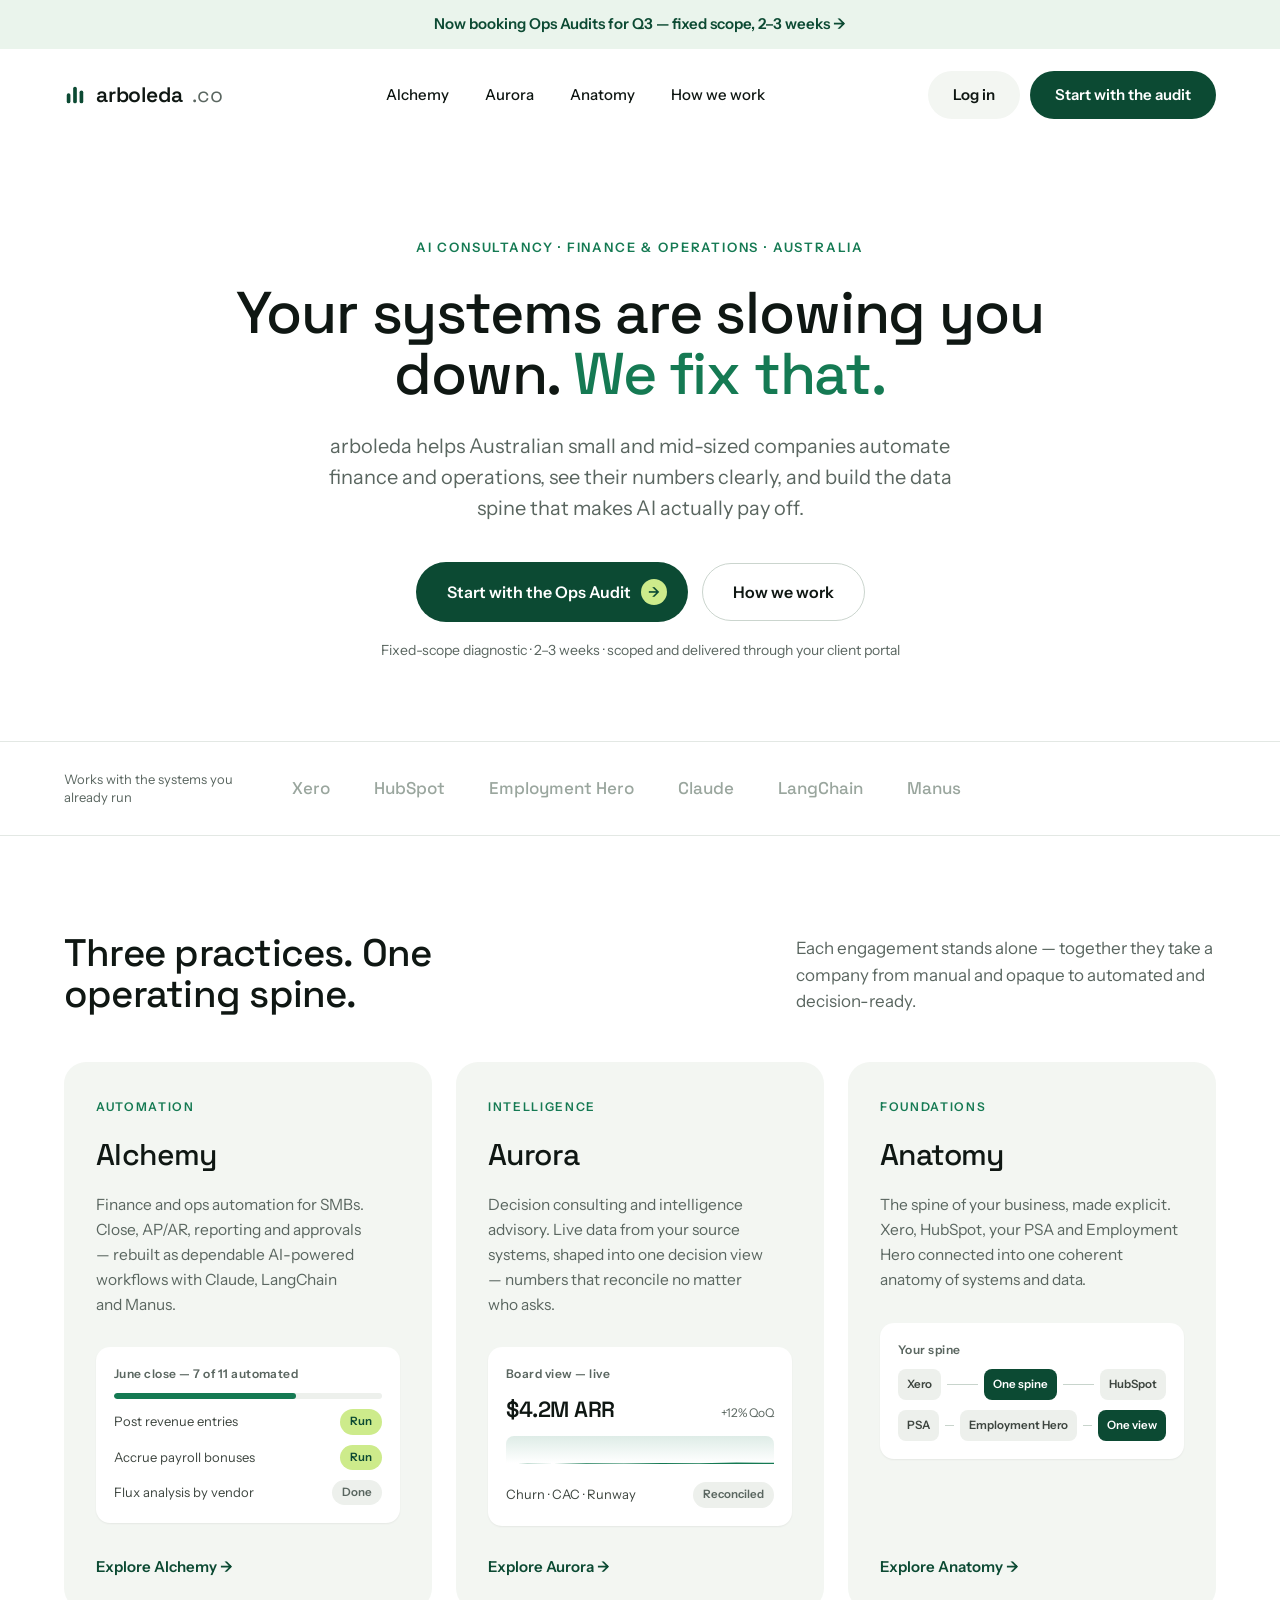
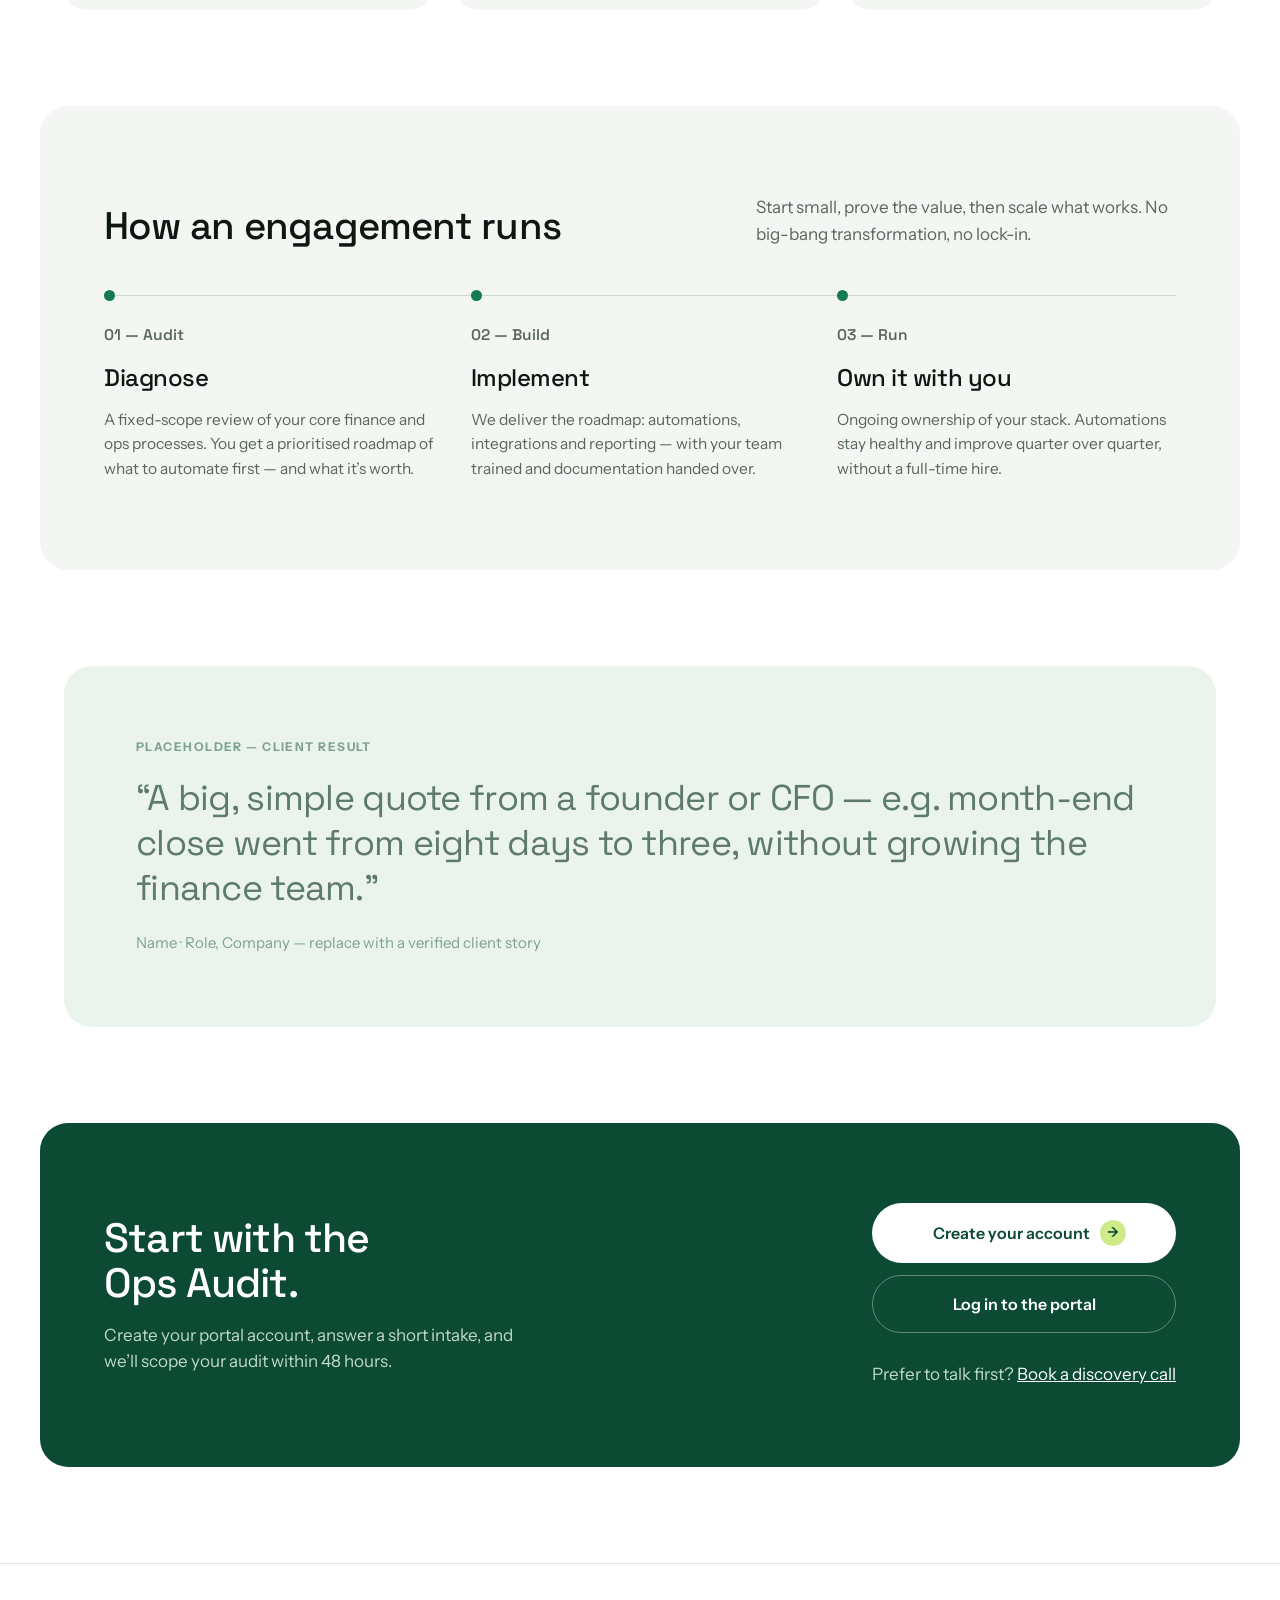
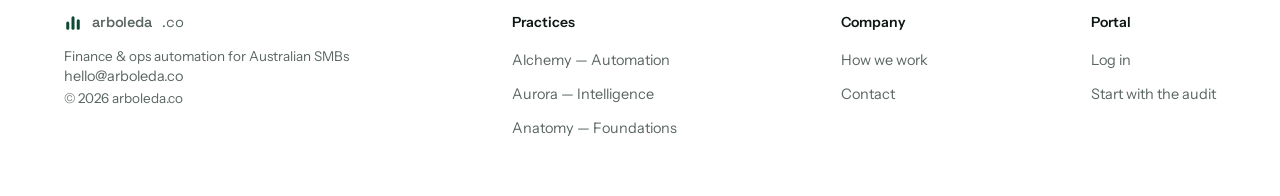
<file: site/index.html>
<!DOCTYPE html>
<html lang="en-AU">
<head>
<meta charset="UTF-8">
<meta name="viewport" content="width=device-width, initial-scale=1.0">
<title>arboleda.co — AI consultancy for finance &amp; operations automation, Australia</title>
<meta name="description" content="arboleda helps Australian SMBs automate finance and operations, build decision intelligence, and define the systems spine. Start with a fixed-scope Ops Audit.">
<link rel="canonical" href="https://arboleda.co/">
<meta property="og:type" content="website">
<meta property="og:title" content="arboleda.co — Your systems are slowing you down. We fix that.">
<meta property="og:description" content="Finance &amp; ops automation, decision intelligence and systems foundations for Australian SMBs. Start with a fixed-scope Ops Audit.">
<meta property="og:url" content="https://arboleda.co/">
<meta property="og:image" content="https://arboleda.co/og-image.png">
<meta property="og:image:width" content="1200">
<meta property="og:image:height" content="630">
<meta property="og:image:alt" content="arboleda.co — AI consultancy for finance and operations automation, Australian SMBs">
<meta name="twitter:card" content="summary_large_image">
<meta name="twitter:title" content="arboleda.co — Your systems are slowing you down. We fix that.">
<meta name="twitter:description" content="Finance &amp; ops automation, decision intelligence and systems foundations for Australian SMBs. Start with a fixed-scope Ops Audit.">
<meta name="twitter:image" content="https://arboleda.co/og-image.png">
<link rel="preconnect" href="https://fonts.googleapis.com">
<link rel="preconnect" href="https://fonts.gstatic.com" crossorigin>
<link href="https://fonts.googleapis.com/css2?family=Space+Grotesk:wght@400;500;600;700&family=Instrument+Sans:ital,wght@0,400;0,500;0,600;1,400&display=swap" rel="stylesheet">
<link rel="stylesheet" href="styles.css?v=20260613">
<link rel="icon" href="data:image/svg+xml,<svg xmlns='http://www.w3.org/2000/svg' viewBox='0 0 24 24'><rect x='3' y='10' width='4' height='11' rx='2' fill='%230C4A33'/><rect x='10' y='3' width='4' height='18' rx='2' fill='%230C4A33'/><rect x='17' y='7' width='4' height='14' rx='2' fill='%230C4A33'/></svg>">
<meta name="theme-color" content="#0C4A33">
<script src="site.js?v=20260613" defer></script>
<script type="application/ld+json">
{
  "@context": "https://schema.org",
  "@graph": [
    {
      "@type": "Organization",
      "@id": "https://arboleda.co/#org",
      "name": "arboleda.co",
      "url": "https://arboleda.co/",
      "description": "Independent AI consultancy automating finance and operations for Australian small and mid-sized businesses.",
      "email": "hello@arboleda.co",
      "areaServed": { "@type": "Country", "name": "Australia" },
      "knowsAbout": ["finance automation", "operations automation", "AI workflow automation", "decision intelligence", "finance systems architecture", "Xero", "HubSpot", "Employment Hero", "Claude", "LangChain"]
    },
    {
      "@type": "WebSite",
      "url": "https://arboleda.co/",
      "name": "arboleda.co",
      "publisher": { "@id": "https://arboleda.co/#org" }
    }
  ]
}
</script>
</head>
<body>

<a class="skip-link" href="#main">Skip to content</a>

<div class="announce"><a href="/start">Now booking Ops Audits for Q3 — fixed scope, 2–3 weeks <span aria-hidden="true">→</span></a></div>

<header class="site-header">
  <div class="container">
    <a class="wordmark" href="/" aria-label="arboleda.co home">
      <svg width="22" height="22" viewBox="0 0 24 24" fill="none" aria-hidden="true"><rect x="3" y="10" width="4" height="11" rx="2" fill="#0C4A33"></rect><rect x="10" y="3" width="4" height="18" rx="2" fill="#0C4A33"></rect><rect x="17" y="7" width="4" height="14" rx="2" fill="#0C4A33"></rect></svg>
      arboleda<span class="tld">.co</span>
    </a>
    <nav class="nav-links" id="primary-nav" aria-label="Primary">
      <a href="/alchemy">Alchemy</a>
      <a href="/aurora">Aurora</a>
      <a href="/anatomy">Anatomy</a>
      <a href="/how-we-work">How we work</a>
    </nav>
    <div class="nav-actions">
      <button class="nav-toggle" type="button" aria-expanded="false" aria-controls="primary-nav" aria-label="Open menu"><i></i><i></i><i></i></button>
      <a class="btn btn-gray" href="/login">Log in</a>
      <a class="btn btn-primary" href="/start">Start with the audit</a>
    </div>
  </div>
</header>

<main id="main">
  <section class="hero">
    <div class="container">
      <p class="eyebrow">AI consultancy · Finance &amp; operations · Australia</p>
      <h1>Your systems are slowing you down. <em>We fix that.</em></h1>
      <p class="lede">arboleda helps Australian small and mid-sized companies automate finance and operations, see their numbers clearly, and build the data spine that makes AI actually pay off.</p>
      <div class="hero-ctas">
        <a class="btn btn-primary btn-lg" href="/start">Start with the Ops Audit <span class="arrow" aria-hidden="true">→</span></a>
        <a class="btn btn-line btn-lg" href="/how-we-work">How we work</a>
      </div>
      <p class="hero-micro">Fixed-scope diagnostic · 2–3 weeks · scoped and delivered through your client portal</p>
    </div>
  </section>

  <section class="logos" aria-label="Systems and tools we work with">
    <div class="container">
      <p class="logos-cap">Works with the systems you already run</p>
      <ul class="logos-row">
        <li>Xero</li><li>HubSpot</li><li>Employment Hero</li><li>Claude</li><li>LangChain</li><li>Manus</li>
      </ul>
    </div>
  </section>

  <section class="section" id="services">
    <div class="container">
      <div class="section-head">
        <h2>Three practices. One operating spine.</h2>
        <p>Each engagement stands alone — together they take a company from manual and opaque to automated and decision-ready.</p>
      </div>
      <div class="cards-3">
        <article class="svc">
          <p class="kicker">Automation</p>
          <h3>Alchemy</h3>
          <p class="body">Finance and ops automation for SMBs. Close, AP/AR, reporting and approvals — rebuilt as dependable AI-powered workflows with Claude, LangChain and Manus.</p>
          <div class="mock" aria-hidden="true">
            <span class="mock-title">June close — 7 of 11 automated</span>
            <div class="mock-bar"><i></i></div>
            <div class="mock-row"><span>Post revenue entries</span><span class="chip">Run</span></div>
            <div class="mock-row"><span>Accrue payroll bonuses</span><span class="chip">Run</span></div>
            <div class="mock-row"><span>Flux analysis by vendor</span><span class="chip chip-dim">Done</span></div>
          </div>
          <a class="svc-link" href="/alchemy">Explore Alchemy →</a>
        </article>
        <article class="svc">
          <p class="kicker">Intelligence</p>
          <h3>Aurora</h3>
          <p class="body">Decision consulting and intelligence advisory. Live data from your source systems, shaped into one decision view — numbers that reconcile no matter who asks.</p>
          <div class="mock" aria-hidden="true">
            <span class="mock-title">Board view — live</span>
            <div class="metric"><b>$4.2M ARR</b><span>+12% QoQ</span></div>
            <div class="spark"></div>
            <div class="mock-row"><span>Churn · CAC · Runway</span><span class="chip chip-dim">Reconciled</span></div>
          </div>
          <a class="svc-link" href="/aurora">Explore Aurora →</a>
        </article>
        <article class="svc">
          <p class="kicker">Foundations</p>
          <h3>Anatomy</h3>
          <p class="body">The spine of your business, made explicit. Xero, HubSpot, your PSA and Employment Hero connected into one coherent anatomy of systems and data.</p>
          <div class="mock" aria-hidden="true">
            <span class="mock-title">Your spine</span>
            <div class="nodes"><span class="node">Xero</span><span class="wire"></span><span class="node node-hub">One spine</span><span class="wire"></span><span class="node">HubSpot</span></div>
            <div class="nodes"><span class="node">PSA</span><span class="wire"></span><span class="node">Employment Hero</span><span class="wire"></span><span class="node node-hub">One view</span></div>
          </div>
          <a class="svc-link" href="/anatomy">Explore Anatomy →</a>
        </article>
      </div>
    </div>
  </section>

  <section class="band" aria-labelledby="how-heading">
    <div class="container">
      <div class="section-head">
        <h2 id="how-heading">How an engagement runs</h2>
        <p>Start small, prove the value, then scale what works. No big-bang transformation, no lock-in.</p>
      </div>
      <div class="steps">
        <div class="step"><span class="step-dot"></span><p class="step-num">01 — Audit</p><h3>Diagnose</h3><p>A fixed-scope review of your core finance and ops processes. You get a prioritised roadmap of what to automate first — and what it&rsquo;s worth.</p></div>
        <div class="step"><span class="step-dot"></span><p class="step-num">02 — Build</p><h3>Implement</h3><p>We deliver the roadmap: automations, integrations and reporting — with your team trained and documentation handed over.</p></div>
        <div class="step"><span class="step-dot"></span><p class="step-num">03 — Run</p><h3>Own it with you</h3><p>Ongoing ownership of your stack. Automations stay healthy and improve quarter over quarter, without a full-time hire.</p></div>
      </div>
    </div>
  </section>

  <section class="section" aria-label="Client results">
    <div class="container">
      <div class="quoteband">
        <p class="ph">Placeholder — client result</p>
        <blockquote>&ldquo;A big, simple quote from a founder or CFO — e.g. month-end close went from eight days to three, without growing the finance team.&rdquo;</blockquote>
        <p class="attr">Name · Role, Company — replace with a verified client story</p>
      </div>
    </div>
  </section>

  <section class="cta" aria-labelledby="cta-heading">
    <div class="container">
      <div>
        <h2 id="cta-heading">Start with the Ops Audit.</h2>
        <p>Create your portal account, answer a short intake, and we&rsquo;ll scope your audit within 48 hours.</p>
      </div>
      <div class="cta-actions">
        <a class="btn btn-white btn-lg" href="/start">Create your account <span class="arrow" aria-hidden="true">→</span></a>
        <a class="btn btn-outline btn-lg" href="/login">Log in to the portal</a>
        <p class="cta-micro">Prefer to talk first? <a href="mailto:hello@arboleda.co">Book a discovery call</a></p>
      </div>
    </div>
  </section>
</main>

<footer class="site-footer">
  <div class="container">
    <div class="footer-col">
      <a class="wordmark" href="/">
        <svg width="18" height="18" viewBox="0 0 24 24" fill="none" aria-hidden="true"><rect x="3" y="10" width="4" height="11" rx="2" fill="#0C4A33"></rect><rect x="10" y="3" width="4" height="18" rx="2" fill="#0C4A33"></rect><rect x="17" y="7" width="4" height="14" rx="2" fill="#0C4A33"></rect></svg>
        arboleda<span class="tld">.co</span>
      </a>
      <p class="footer-base">Finance &amp; ops automation for Australian SMBs<br><a href="mailto:hello@arboleda.co">hello@arboleda.co</a><br>© 2026 arboleda.co</p>
    </div>
    <nav class="footer-col" aria-label="Practices">
      <p class="footer-heading">Practices</p>
      <ul>
        <li><a href="/alchemy">Alchemy — Automation</a></li>
        <li><a href="/aurora">Aurora — Intelligence</a></li>
        <li><a href="/anatomy">Anatomy — Foundations</a></li>
      </ul>
    </nav>
    <nav class="footer-col" aria-label="Company">
      <p class="footer-heading">Company</p>
      <ul>
        <li><a href="/how-we-work">How we work</a></li>
        <li><a href="mailto:hello@arboleda.co">Contact</a></li>
      </ul>
    </nav>
    <nav class="footer-col" aria-label="Portal">
      <p class="footer-heading">Portal</p>
      <ul>
        <li><a href="/login">Log in</a></li>
        <li><a href="/start">Start with the audit</a></li>
      </ul>
    </nav>
  </div>
</footer>

</body>
</html>
</file>
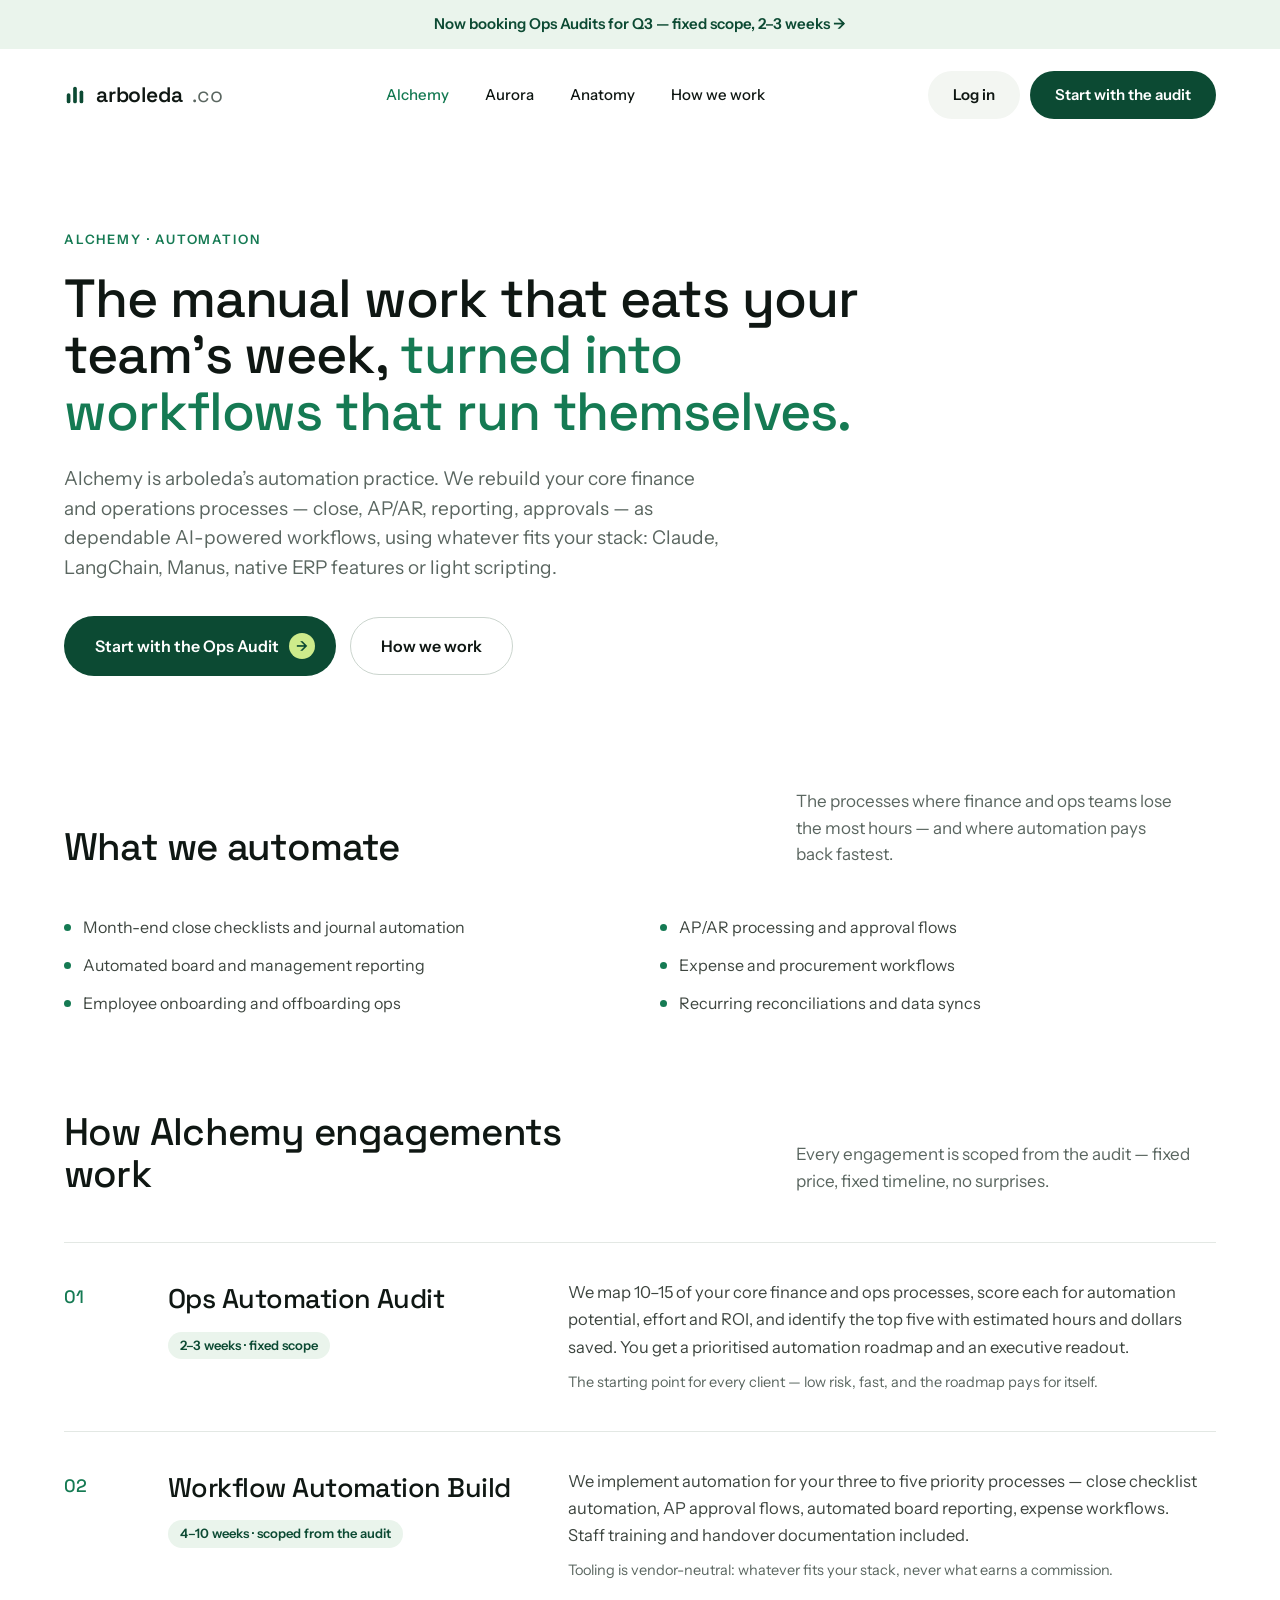
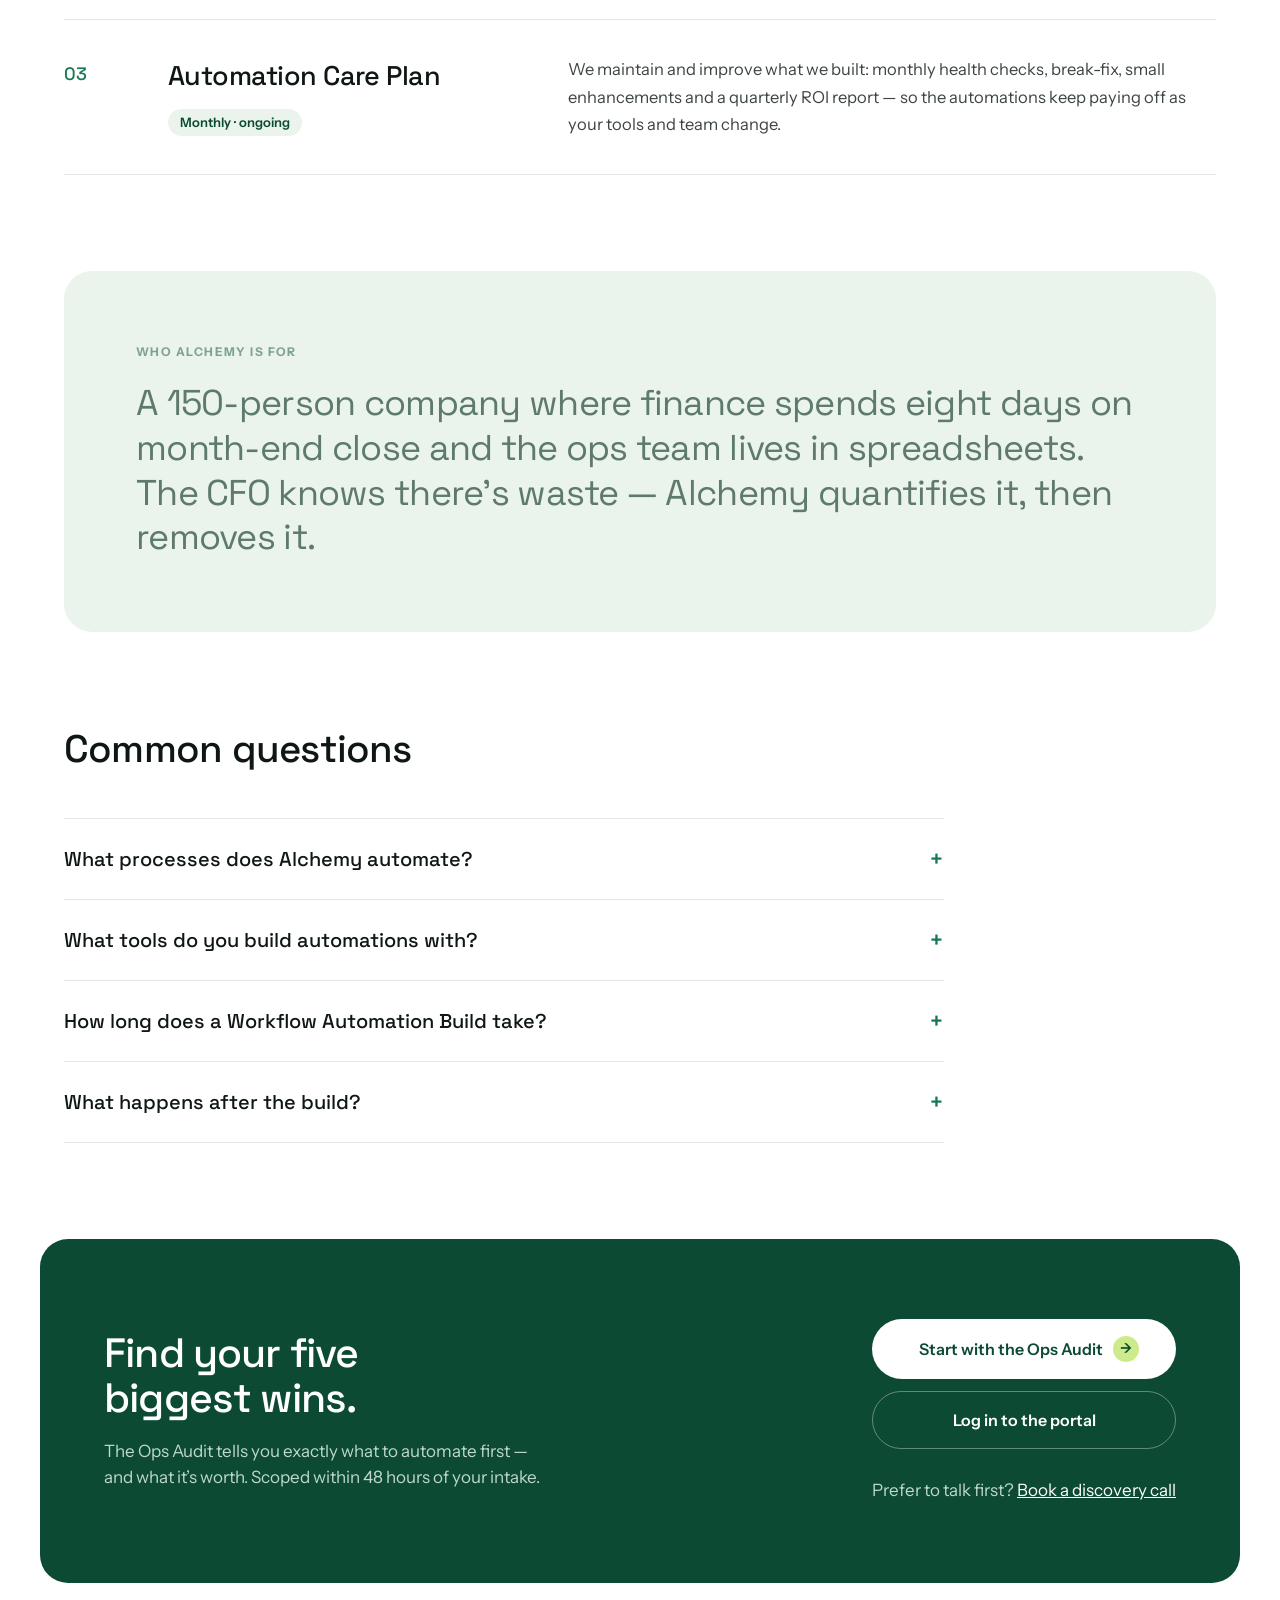
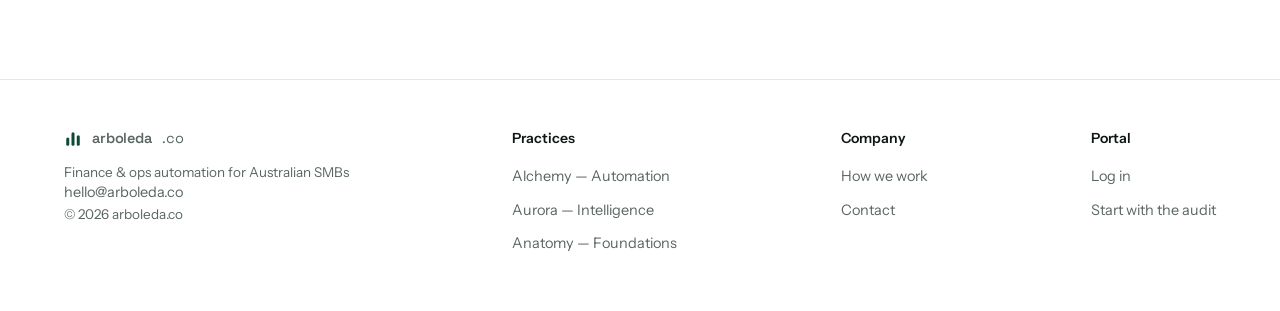
<file: site/alchemy.html>
<!DOCTYPE html>
<html lang="en-AU">
<head>
<meta charset="UTF-8">
<meta name="viewport" content="width=device-width, initial-scale=1.0">
<title>Alchemy — Finance &amp; ops automation for Australian SMBs | arboleda.co</title>
<meta name="description" content="Alchemy turns month-end close, AP/AR, reporting and approvals into reliable AI-powered workflows for Australian SMBs — using Claude, LangChain and Manus.">
<link rel="canonical" href="https://arboleda.co/alchemy">
<meta property="og:type" content="website">
<meta property="og:title" content="Alchemy — Finance &amp; ops automation | arboleda.co">
<meta property="og:description" content="Month-end close, AP/AR, reporting and approvals — rebuilt as dependable AI-powered workflows for Australian SMBs.">
<meta property="og:url" content="https://arboleda.co/alchemy">
<meta property="og:image" content="https://arboleda.co/og-image.png">
<meta property="og:image:width" content="1200">
<meta property="og:image:height" content="630">
<meta property="og:image:alt" content="arboleda.co — AI consultancy for finance and operations automation, Australian SMBs">
<meta name="twitter:card" content="summary_large_image">
<meta name="twitter:title" content="Alchemy — Finance &amp; ops automation | arboleda.co">
<meta name="twitter:description" content="Month-end close, AP/AR, reporting and approvals — rebuilt as dependable AI-powered workflows for Australian SMBs.">
<meta name="twitter:image" content="https://arboleda.co/og-image.png">
<link rel="preconnect" href="https://fonts.googleapis.com">
<link rel="preconnect" href="https://fonts.gstatic.com" crossorigin>
<link href="https://fonts.googleapis.com/css2?family=Space+Grotesk:wght@400;500;600;700&family=Instrument+Sans:ital,wght@0,400;0,500;0,600;1,400&display=swap" rel="stylesheet">
<link rel="stylesheet" href="styles.css?v=20260613">
<link rel="icon" href="data:image/svg+xml,<svg xmlns='http://www.w3.org/2000/svg' viewBox='0 0 24 24'><rect x='3' y='10' width='4' height='11' rx='2' fill='%230C4A33'/><rect x='10' y='3' width='4' height='18' rx='2' fill='%230C4A33'/><rect x='17' y='7' width='4' height='14' rx='2' fill='%230C4A33'/></svg>">
<meta name="theme-color" content="#0C4A33">
<script src="site.js?v=20260613" defer></script>
<script type="application/ld+json">
{
  "@context": "https://schema.org",
  "@graph": [
    {
      "@type": "Service",
      "name": "Alchemy — Finance & Operations Automation",
      "serviceType": "Finance and operations workflow automation",
      "provider": {
        "@type": "Organization",
        "name": "arboleda.co",
        "url": "https://arboleda.co/"
      },
      "areaServed": {
        "@type": "Country",
        "name": "Australia"
      },
      "audience": {
        "@type": "BusinessAudience",
        "name": "Australian small and mid-sized businesses (50–500 staff)"
      },
      "description": "Automation of core finance and operations processes — month-end close, AP/AR, approvals, board reporting and expense workflows — using AI tools such as Claude, LangChain and Manus, native ERP features, or light scripting.",
      "url": "https://arboleda.co/alchemy"
    },
    {
      "@type": "BreadcrumbList",
      "itemListElement": [
        {
          "@type": "ListItem",
          "position": 1,
          "name": "Home",
          "item": "https://arboleda.co/"
        },
        {
          "@type": "ListItem",
          "position": 2,
          "name": "Alchemy",
          "item": "https://arboleda.co/alchemy"
        }
      ]
    },
    {
      "@type": "FAQPage",
      "mainEntity": [
        {
          "@type": "Question",
          "name": "What processes does Alchemy automate?",
          "acceptedAnswer": {
            "@type": "Answer",
            "text": "Month-end close checklists and journal automation, AP/AR processing and approval flows, automated board and management reporting, expense and procurement workflows, employee onboarding and offboarding ops, and recurring reconciliations and data syncs."
          }
        },
        {
          "@type": "Question",
          "name": "What tools do you build automations with?",
          "acceptedAnswer": {
            "@type": "Answer",
            "text": "Whatever fits your existing stack: AI tools such as Claude, LangChain and Manus, native ERP features, or light scripting. We are strictly vendor-neutral — paid by you, never the vendor."
          }
        },
        {
          "@type": "Question",
          "name": "How long does a Workflow Automation Build take?",
          "acceptedAnswer": {
            "@type": "Answer",
            "text": "Four to ten weeks, scoped from the Ops Automation Audit. We implement your three to five priority processes, with staff training and handover documentation included."
          }
        },
        {
          "@type": "Question",
          "name": "What happens after the build?",
          "acceptedAnswer": {
            "@type": "Answer",
            "text": "The optional Automation Care Plan keeps everything running: monthly health checks, break-fix, small enhancements and a quarterly ROI report — so the automations keep paying off as your tools and team change."
          }
        }
      ]
    }
  ]
}
</script>
</head>
<body>

<a class="skip-link" href="#main">Skip to content</a>

<div class="announce"><a href="/start">Now booking Ops Audits for Q3 — fixed scope, 2–3 weeks <span aria-hidden="true">→</span></a></div>

<header class="site-header">
  <div class="container">
    <a class="wordmark" href="/" aria-label="arboleda.co home">
      <svg width="22" height="22" viewBox="0 0 24 24" fill="none" aria-hidden="true"><rect x="3" y="10" width="4" height="11" rx="2" fill="#0C4A33"></rect><rect x="10" y="3" width="4" height="18" rx="2" fill="#0C4A33"></rect><rect x="17" y="7" width="4" height="14" rx="2" fill="#0C4A33"></rect></svg>
      arboleda<span class="tld">.co</span>
    </a>
    <nav class="nav-links" id="primary-nav" aria-label="Primary">
      <a href="/alchemy" aria-current="page">Alchemy</a>
      <a href="/aurora">Aurora</a>
      <a href="/anatomy">Anatomy</a>
      <a href="/how-we-work">How we work</a>
    </nav>
    <div class="nav-actions">
      <button class="nav-toggle" type="button" aria-expanded="false" aria-controls="primary-nav" aria-label="Open menu"><i></i><i></i><i></i></button>
      <a class="btn btn-gray" href="/login">Log in</a>
      <a class="btn btn-primary" href="/start">Start with the audit</a>
    </div>
  </div>
</header>

<main id="main">
  <section class="page-hero">
    <div class="container">
      <p class="eyebrow">Alchemy · Automation</p>
      <h1>The manual work that eats your team&rsquo;s week, <em style="font-style:normal;color:var(--accent)">turned into workflows that run themselves.</em></h1>
      <p class="lede">Alchemy is arboleda&rsquo;s automation practice. We rebuild your core finance and operations processes — close, AP/AR, reporting, approvals — as dependable AI-powered workflows, using whatever fits your stack: Claude, LangChain, Manus, native ERP features or light scripting.</p>
      <div class="hero-ctas">
        <a class="btn btn-primary btn-lg" href="/start">Start with the Ops Audit <span class="arrow" aria-hidden="true">→</span></a>
        <a class="btn btn-line btn-lg" href="/how-we-work">How we work</a>
      </div>
    </div>
  </section>

  <section class="section" style="padding-top:48px" aria-labelledby="automate-heading">
    <div class="container">
      <div class="section-head">
        <h2 id="automate-heading">What we automate</h2>
        <p>The processes where finance and ops teams lose the most hours — and where automation pays back fastest.</p>
      </div>
      <ul class="checklist">
        <li>Month-end close checklists and journal automation</li>
        <li>AP/AR processing and approval flows</li>
        <li>Automated board and management reporting</li>
        <li>Expense and procurement workflows</li>
        <li>Employee onboarding and offboarding ops</li>
        <li>Recurring reconciliations and data syncs</li>
      </ul>
    </div>
  </section>

  <section class="section" style="padding-top:0" aria-labelledby="engage-heading">
    <div class="container">
      <div class="section-head">
        <h2 id="engage-heading">How Alchemy engagements work</h2>
        <p>Every engagement is scoped from the audit — fixed price, fixed timeline, no surprises.</p>
      </div>
      <div class="rows">
        <article class="row">
          <p class="row-num">01</p>
          <div><h3>Ops Automation Audit</h3><p class="tag">2–3 weeks · fixed scope</p></div>
          <p class="row-body">We map 10–15 of your core finance and ops processes, score each for automation potential, effort and ROI, and identify the top five with estimated hours and dollars saved. You get a prioritised automation roadmap and an executive readout.
            <span class="note">The starting point for every client — low risk, fast, and the roadmap pays for itself.</span>
          </p>
        </article>
        <article class="row">
          <p class="row-num">02</p>
          <div><h3>Workflow Automation Build</h3><p class="tag">4–10 weeks · scoped from the audit</p></div>
          <p class="row-body">We implement automation for your three to five priority processes — close checklist automation, AP approval flows, automated board reporting, expense workflows. Staff training and handover documentation included.
            <span class="note">Tooling is vendor-neutral: whatever fits your stack, never what earns a commission.</span>
          </p>
        </article>
        <article class="row">
          <p class="row-num">03</p>
          <div><h3>Automation Care Plan</h3><p class="tag">Monthly · ongoing</p></div>
          <p class="row-body">We maintain and improve what we built: monthly health checks, break-fix, small enhancements and a quarterly ROI report — so the automations keep paying off as your tools and team change.</p>
        </article>
      </div>
    </div>
  </section>

  <section class="section" style="padding-top:0" aria-label="Typical client">
    <div class="container">
      <div class="quoteband">
        <p class="ph">Who Alchemy is for</p>
        <blockquote>A 150-person company where finance spends eight days on month-end close and the ops team lives in spreadsheets. The CFO knows there&rsquo;s waste — Alchemy quantifies it, then removes it.</blockquote>
      </div>
    </div>
  </section>

  <section class="section" style="padding-top:0" aria-labelledby="faq-heading">
    <div class="container">
      <div class="section-head">
        <h2 id="faq-heading">Common questions</h2>
      </div>
      <div class="faq">
        <details>
          <summary>What processes does Alchemy automate?</summary>
          <p>Month-end close checklists and journal automation, AP/AR processing and approval flows, automated board and management reporting, expense and procurement workflows, employee onboarding and offboarding ops, and recurring reconciliations and data syncs.</p>
        </details>
        <details>
          <summary>What tools do you build automations with?</summary>
          <p>Whatever fits your existing stack: AI tools such as Claude, LangChain and Manus, native ERP features, or light scripting. We are strictly vendor-neutral — paid by you, never the vendor.</p>
        </details>
        <details>
          <summary>How long does a Workflow Automation Build take?</summary>
          <p>Four to ten weeks, scoped from the Ops Automation Audit. We implement your three to five priority processes, with staff training and handover documentation included.</p>
        </details>
        <details>
          <summary>What happens after the build?</summary>
          <p>The optional Automation Care Plan keeps everything running: monthly health checks, break-fix, small enhancements and a quarterly ROI report — so the automations keep paying off as your tools and team change.</p>
        </details>
      </div>
    </div>
  </section>

  <section class="cta" aria-labelledby="cta-heading">
    <div class="container">
      <div>
        <h2 id="cta-heading">Find your five biggest wins.</h2>
        <p>The Ops Audit tells you exactly what to automate first — and what it&rsquo;s worth. Scoped within 48 hours of your intake.</p>
      </div>
      <div class="cta-actions">
        <a class="btn btn-white btn-lg" href="/start">Start with the Ops Audit <span class="arrow" aria-hidden="true">→</span></a>
        <a class="btn btn-outline btn-lg" href="/login">Log in to the portal</a>
        <p class="cta-micro">Prefer to talk first? <a href="mailto:hello@arboleda.co">Book a discovery call</a></p>
      </div>
    </div>
  </section>
</main>

<footer class="site-footer">
  <div class="container">
    <div class="footer-col">
      <a class="wordmark" href="/">
        <svg width="18" height="18" viewBox="0 0 24 24" fill="none" aria-hidden="true"><rect x="3" y="10" width="4" height="11" rx="2" fill="#0C4A33"></rect><rect x="10" y="3" width="4" height="18" rx="2" fill="#0C4A33"></rect><rect x="17" y="7" width="4" height="14" rx="2" fill="#0C4A33"></rect></svg>
        arboleda<span class="tld">.co</span>
      </a>
      <p class="footer-base">Finance &amp; ops automation for Australian SMBs<br><a href="mailto:hello@arboleda.co">hello@arboleda.co</a><br>© 2026 arboleda.co</p>
    </div>
    <nav class="footer-col" aria-label="Practices">
      <p class="footer-heading">Practices</p>
      <ul>
        <li><a href="/alchemy">Alchemy — Automation</a></li>
        <li><a href="/aurora">Aurora — Intelligence</a></li>
        <li><a href="/anatomy">Anatomy — Foundations</a></li>
      </ul>
    </nav>
    <nav class="footer-col" aria-label="Company">
      <p class="footer-heading">Company</p>
      <ul>
        <li><a href="/how-we-work">How we work</a></li>
        <li><a href="mailto:hello@arboleda.co">Contact</a></li>
      </ul>
    </nav>
    <nav class="footer-col" aria-label="Portal">
      <p class="footer-heading">Portal</p>
      <ul>
        <li><a href="/login">Log in</a></li>
        <li><a href="/start">Start with the audit</a></li>
      </ul>
    </nav>
  </div>
</footer>

</body>
</html>
</file>
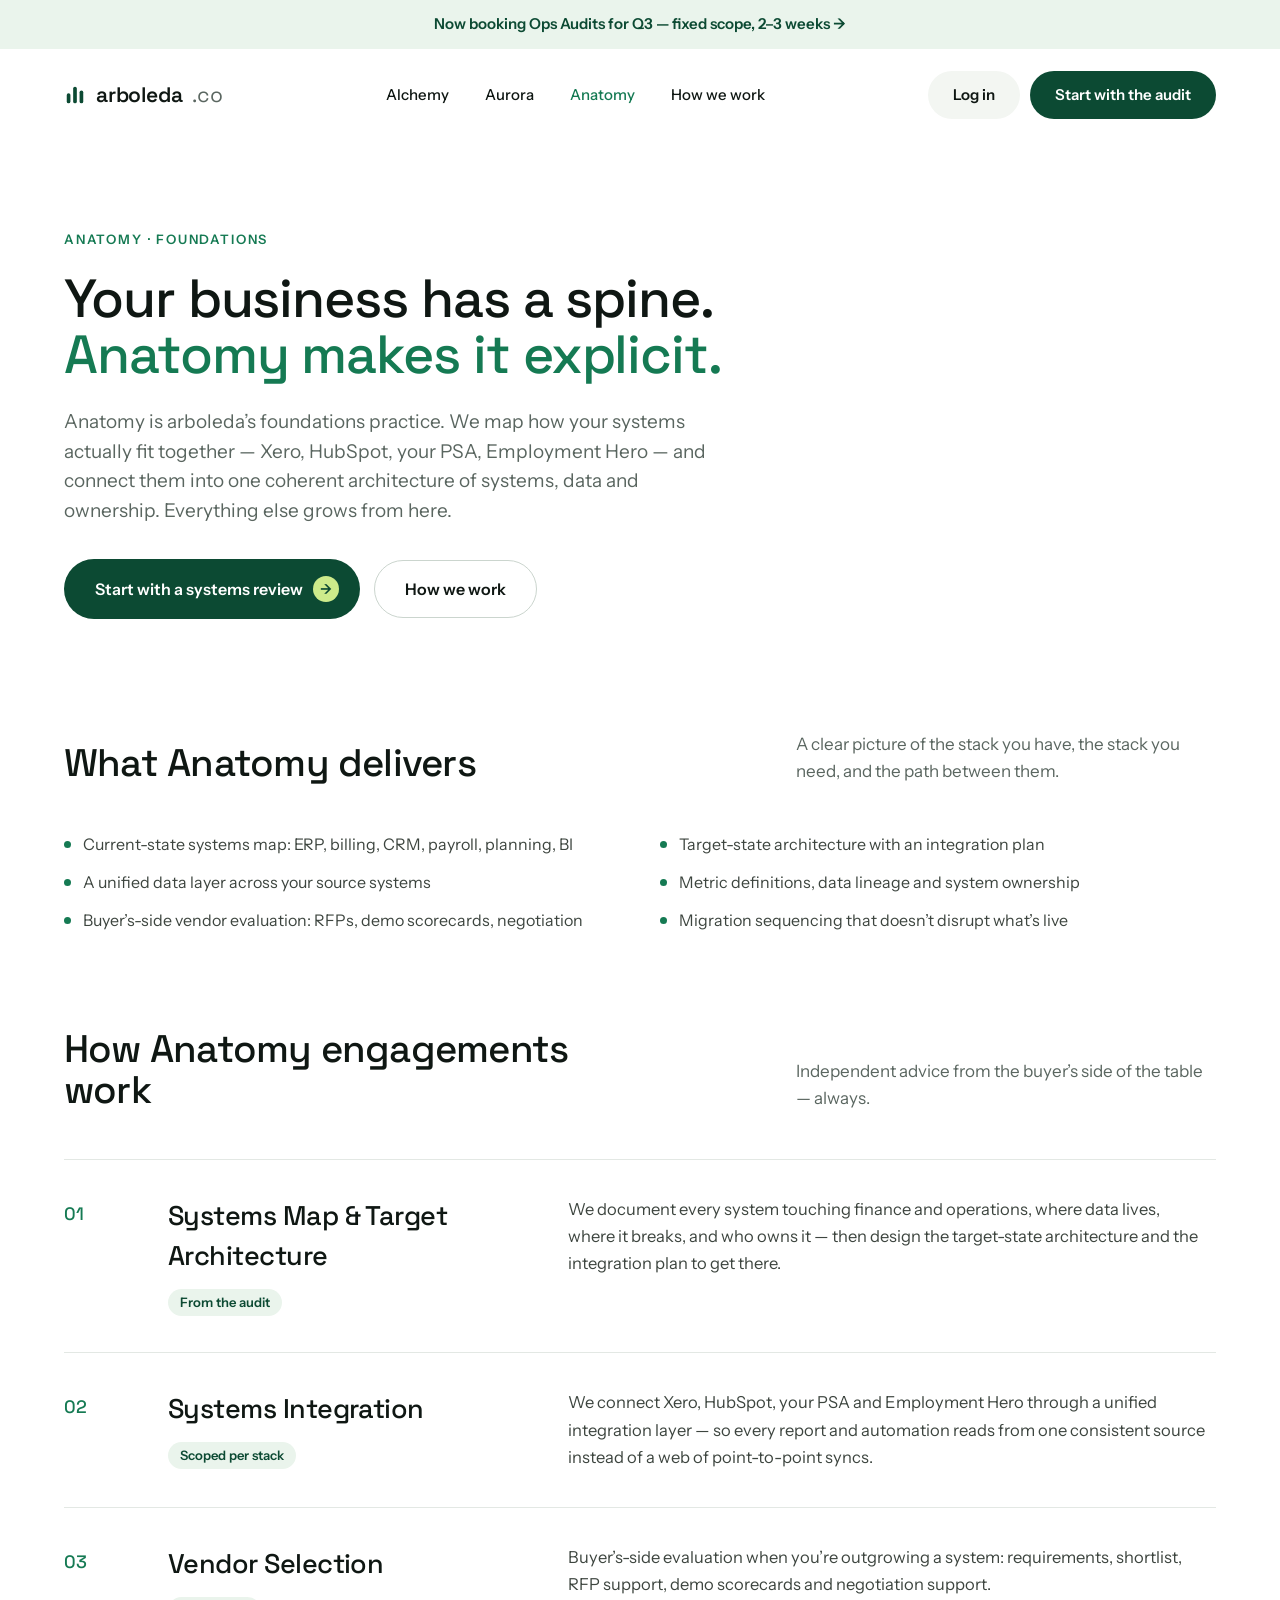
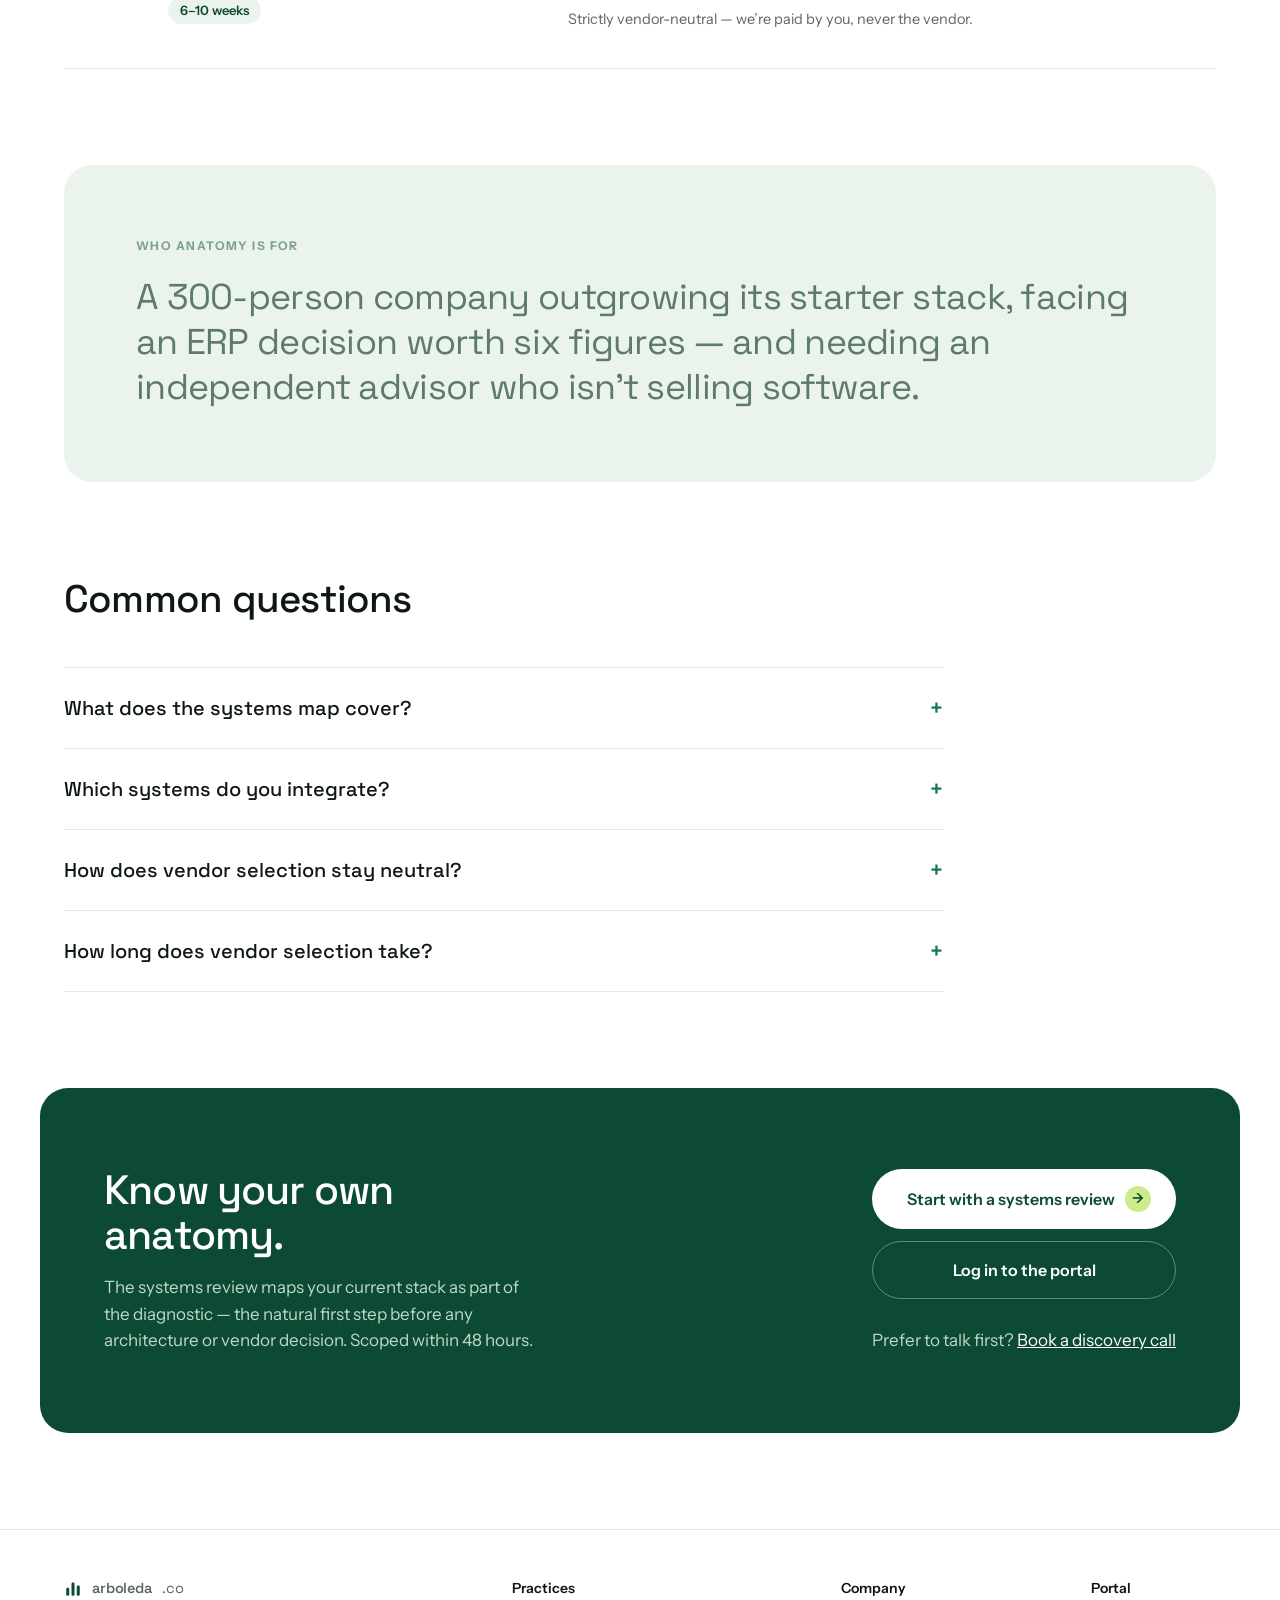
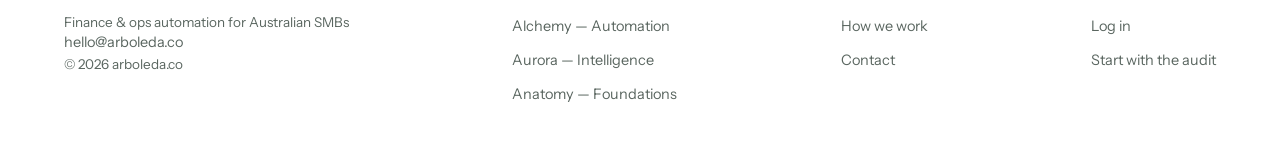
<file: site/anatomy.html>
<!DOCTYPE html>
<html lang="en-AU">
<head>
<meta charset="UTF-8">
<meta name="viewport" content="width=device-width, initial-scale=1.0">
<title>Anatomy — Business systems architecture &amp; vendor selection | arboleda.co</title>
<meta name="description" content="Anatomy maps your business spine — Xero, HubSpot, PSA and Employment Hero — into one coherent architecture. Vendor-neutral advisory for Australian SMBs.">
<link rel="canonical" href="https://arboleda.co/anatomy">
<meta property="og:type" content="website">
<meta property="og:title" content="Anatomy — Your business spine, defined | arboleda.co">
<meta property="og:description" content="Systems mapping, target-state architecture and strictly vendor-neutral selection — paid by you, never the vendor.">
<meta property="og:url" content="https://arboleda.co/anatomy">
<meta property="og:image" content="https://arboleda.co/og-image.png">
<meta property="og:image:width" content="1200">
<meta property="og:image:height" content="630">
<meta property="og:image:alt" content="arboleda.co — AI consultancy for finance and operations automation, Australian SMBs">
<meta name="twitter:card" content="summary_large_image">
<meta name="twitter:title" content="Anatomy — Your business spine, defined | arboleda.co">
<meta name="twitter:description" content="Systems mapping, target-state architecture and strictly vendor-neutral selection — paid by you, never the vendor.">
<meta name="twitter:image" content="https://arboleda.co/og-image.png">
<link rel="preconnect" href="https://fonts.googleapis.com">
<link rel="preconnect" href="https://fonts.gstatic.com" crossorigin>
<link href="https://fonts.googleapis.com/css2?family=Space+Grotesk:wght@400;500;600;700&family=Instrument+Sans:ital,wght@0,400;0,500;0,600;1,400&display=swap" rel="stylesheet">
<link rel="stylesheet" href="styles.css?v=20260613">
<link rel="icon" href="data:image/svg+xml,<svg xmlns='http://www.w3.org/2000/svg' viewBox='0 0 24 24'><rect x='3' y='10' width='4' height='11' rx='2' fill='%230C4A33'/><rect x='10' y='3' width='4' height='18' rx='2' fill='%230C4A33'/><rect x='17' y='7' width='4' height='14' rx='2' fill='%230C4A33'/></svg>">
<meta name="theme-color" content="#0C4A33">
<script src="site.js?v=20260613" defer></script>
<script type="application/ld+json">
{
  "@context": "https://schema.org",
  "@graph": [
    {
      "@type": "Service",
      "name": "Anatomy — Business Systems Architecture & Vendor Selection",
      "serviceType": "Finance systems architecture, integration and vendor selection advisory",
      "provider": {
        "@type": "Organization",
        "name": "arboleda.co",
        "url": "https://arboleda.co/"
      },
      "areaServed": {
        "@type": "Country",
        "name": "Australia"
      },
      "audience": {
        "@type": "BusinessAudience",
        "name": "Australian small and mid-sized businesses (50–500 staff)"
      },
      "description": "Current-state systems mapping, target-state architecture design, integration across Xero, HubSpot, PSA and Employment Hero, and strictly vendor-neutral software selection.",
      "url": "https://arboleda.co/anatomy"
    },
    {
      "@type": "BreadcrumbList",
      "itemListElement": [
        {
          "@type": "ListItem",
          "position": 1,
          "name": "Home",
          "item": "https://arboleda.co/"
        },
        {
          "@type": "ListItem",
          "position": 2,
          "name": "Anatomy",
          "item": "https://arboleda.co/anatomy"
        }
      ]
    },
    {
      "@type": "FAQPage",
      "mainEntity": [
        {
          "@type": "Question",
          "name": "What does the systems map cover?",
          "acceptedAnswer": {
            "@type": "Answer",
            "text": "Every system touching finance and operations — ERP, billing, CRM, payroll, planning and BI — including where data lives, where it breaks and who owns it, plus a target-state architecture and the integration plan to get there."
          }
        },
        {
          "@type": "Question",
          "name": "Which systems do you integrate?",
          "acceptedAnswer": {
            "@type": "Answer",
            "text": "Xero, HubSpot, your PSA and Employment Hero, connected through a unified integration layer so every report and automation reads from one consistent source instead of point-to-point syncs."
          }
        },
        {
          "@type": "Question",
          "name": "How does vendor selection stay neutral?",
          "acceptedAnswer": {
            "@type": "Answer",
            "text": "We work strictly buyer's-side: requirements, shortlist, RFP support, demo scorecards and negotiation support. We are paid by you, never the vendor, and take no commissions."
          }
        },
        {
          "@type": "Question",
          "name": "How long does vendor selection take?",
          "acceptedAnswer": {
            "@type": "Answer",
            "text": "Typically six to ten weeks, covering requirements through to negotiation support — independent advice when you're facing a six-figure ERP or systems decision."
          }
        }
      ]
    }
  ]
}
</script>
</head>
<body>

<a class="skip-link" href="#main">Skip to content</a>

<div class="announce"><a href="/start">Now booking Ops Audits for Q3 — fixed scope, 2–3 weeks <span aria-hidden="true">→</span></a></div>

<header class="site-header">
  <div class="container">
    <a class="wordmark" href="/" aria-label="arboleda.co home">
      <svg width="22" height="22" viewBox="0 0 24 24" fill="none" aria-hidden="true"><rect x="3" y="10" width="4" height="11" rx="2" fill="#0C4A33"></rect><rect x="10" y="3" width="4" height="18" rx="2" fill="#0C4A33"></rect><rect x="17" y="7" width="4" height="14" rx="2" fill="#0C4A33"></rect></svg>
      arboleda<span class="tld">.co</span>
    </a>
    <nav class="nav-links" id="primary-nav" aria-label="Primary">
      <a href="/alchemy">Alchemy</a>
      <a href="/aurora">Aurora</a>
      <a href="/anatomy" aria-current="page">Anatomy</a>
      <a href="/how-we-work">How we work</a>
    </nav>
    <div class="nav-actions">
      <button class="nav-toggle" type="button" aria-expanded="false" aria-controls="primary-nav" aria-label="Open menu"><i></i><i></i><i></i></button>
      <a class="btn btn-gray" href="/login">Log in</a>
      <a class="btn btn-primary" href="/start">Start with the audit</a>
    </div>
  </div>
</header>

<main id="main">
  <section class="page-hero">
    <div class="container">
      <p class="eyebrow">Anatomy · Foundations</p>
      <h1>Your business has a spine. <em style="font-style:normal;color:var(--accent)">Anatomy makes it explicit.</em></h1>
      <p class="lede">Anatomy is arboleda&rsquo;s foundations practice. We map how your systems actually fit together — Xero, HubSpot, your PSA, Employment Hero — and connect them into one coherent architecture of systems, data and ownership. Everything else grows from here.</p>
      <div class="hero-ctas">
        <a class="btn btn-primary btn-lg" href="/start?intent=systems">Start with a systems review <span class="arrow" aria-hidden="true">→</span></a>
        <a class="btn btn-line btn-lg" href="/how-we-work">How we work</a>
      </div>
    </div>
  </section>

  <section class="section" style="padding-top:48px" aria-labelledby="deliver-heading">
    <div class="container">
      <div class="section-head">
        <h2 id="deliver-heading">What Anatomy delivers</h2>
        <p>A clear picture of the stack you have, the stack you need, and the path between them.</p>
      </div>
      <ul class="checklist">
        <li>Current-state systems map: ERP, billing, CRM, payroll, planning, BI</li>
        <li>Target-state architecture with an integration plan</li>
        <li>A unified data layer across your source systems</li>
        <li>Metric definitions, data lineage and system ownership</li>
        <li>Buyer&rsquo;s-side vendor evaluation: RFPs, demo scorecards, negotiation</li>
        <li>Migration sequencing that doesn&rsquo;t disrupt what&rsquo;s live</li>
      </ul>
    </div>
  </section>

  <section class="section" style="padding-top:0" aria-labelledby="engage-heading">
    <div class="container">
      <div class="section-head">
        <h2 id="engage-heading">How Anatomy engagements work</h2>
        <p>Independent advice from the buyer&rsquo;s side of the table — always.</p>
      </div>
      <div class="rows">
        <article class="row">
          <p class="row-num">01</p>
          <div><h3>Systems Map &amp; Target Architecture</h3><p class="tag">From the audit</p></div>
          <p class="row-body">We document every system touching finance and operations, where data lives, where it breaks, and who owns it — then design the target-state architecture and the integration plan to get there.</p>
        </article>
        <article class="row">
          <p class="row-num">02</p>
          <div><h3>Systems Integration</h3><p class="tag">Scoped per stack</p></div>
          <p class="row-body">We connect Xero, HubSpot, your PSA and Employment Hero through a unified integration layer — so every report and automation reads from one consistent source instead of a web of point-to-point syncs.</p>
        </article>
        <article class="row">
          <p class="row-num">03</p>
          <div><h3>Vendor Selection</h3><p class="tag">6–10 weeks</p></div>
          <p class="row-body">Buyer&rsquo;s-side evaluation when you&rsquo;re outgrowing a system: requirements, shortlist, RFP support, demo scorecards and negotiation support.
            <span class="note">Strictly vendor-neutral — we&rsquo;re paid by you, never the vendor.</span>
          </p>
        </article>
      </div>
    </div>
  </section>

  <section class="section" style="padding-top:0" aria-label="Typical client">
    <div class="container">
      <div class="quoteband">
        <p class="ph">Who Anatomy is for</p>
        <blockquote>A 300-person company outgrowing its starter stack, facing an ERP decision worth six figures — and needing an independent advisor who isn&rsquo;t selling software.</blockquote>
      </div>
    </div>
  </section>

  <section class="section" style="padding-top:0" aria-labelledby="faq-heading">
    <div class="container">
      <div class="section-head">
        <h2 id="faq-heading">Common questions</h2>
      </div>
      <div class="faq">
        <details>
          <summary>What does the systems map cover?</summary>
          <p>Every system touching finance and operations — ERP, billing, CRM, payroll, planning and BI — including where data lives, where it breaks and who owns it, plus a target-state architecture and the integration plan to get there.</p>
        </details>
        <details>
          <summary>Which systems do you integrate?</summary>
          <p>Xero, HubSpot, your PSA and Employment Hero, connected through a unified integration layer so every report and automation reads from one consistent source instead of point-to-point syncs.</p>
        </details>
        <details>
          <summary>How does vendor selection stay neutral?</summary>
          <p>We work strictly buyer's-side: requirements, shortlist, RFP support, demo scorecards and negotiation support. We are paid by you, never the vendor, and take no commissions.</p>
        </details>
        <details>
          <summary>How long does vendor selection take?</summary>
          <p>Typically six to ten weeks, covering requirements through to negotiation support — independent advice when you're facing a six-figure ERP or systems decision.</p>
        </details>
      </div>
    </div>
  </section>

  <section class="cta" aria-labelledby="cta-heading">
    <div class="container">
      <div>
        <h2 id="cta-heading">Know your own anatomy.</h2>
        <p>The systems review maps your current stack as part of the diagnostic — the natural first step before any architecture or vendor decision. Scoped within 48 hours.</p>
      </div>
      <div class="cta-actions">
        <a class="btn btn-white btn-lg" href="/start?intent=systems">Start with a systems review <span class="arrow" aria-hidden="true">→</span></a>
        <a class="btn btn-outline btn-lg" href="/login">Log in to the portal</a>
        <p class="cta-micro">Prefer to talk first? <a href="mailto:hello@arboleda.co">Book a discovery call</a></p>
      </div>
    </div>
  </section>
</main>

<footer class="site-footer">
  <div class="container">
    <div class="footer-col">
      <a class="wordmark" href="/">
        <svg width="18" height="18" viewBox="0 0 24 24" fill="none" aria-hidden="true"><rect x="3" y="10" width="4" height="11" rx="2" fill="#0C4A33"></rect><rect x="10" y="3" width="4" height="18" rx="2" fill="#0C4A33"></rect><rect x="17" y="7" width="4" height="14" rx="2" fill="#0C4A33"></rect></svg>
        arboleda<span class="tld">.co</span>
      </a>
      <p class="footer-base">Finance &amp; ops automation for Australian SMBs<br><a href="mailto:hello@arboleda.co">hello@arboleda.co</a><br>© 2026 arboleda.co</p>
    </div>
    <nav class="footer-col" aria-label="Practices">
      <p class="footer-heading">Practices</p>
      <ul>
        <li><a href="/alchemy">Alchemy — Automation</a></li>
        <li><a href="/aurora">Aurora — Intelligence</a></li>
        <li><a href="/anatomy">Anatomy — Foundations</a></li>
      </ul>
    </nav>
    <nav class="footer-col" aria-label="Company">
      <p class="footer-heading">Company</p>
      <ul>
        <li><a href="/how-we-work">How we work</a></li>
        <li><a href="mailto:hello@arboleda.co">Contact</a></li>
      </ul>
    </nav>
    <nav class="footer-col" aria-label="Portal">
      <p class="footer-heading">Portal</p>
      <ul>
        <li><a href="/login">Log in</a></li>
        <li><a href="/start">Start with the audit</a></li>
      </ul>
    </nav>
  </div>
</footer>

</body>
</html>
</file>
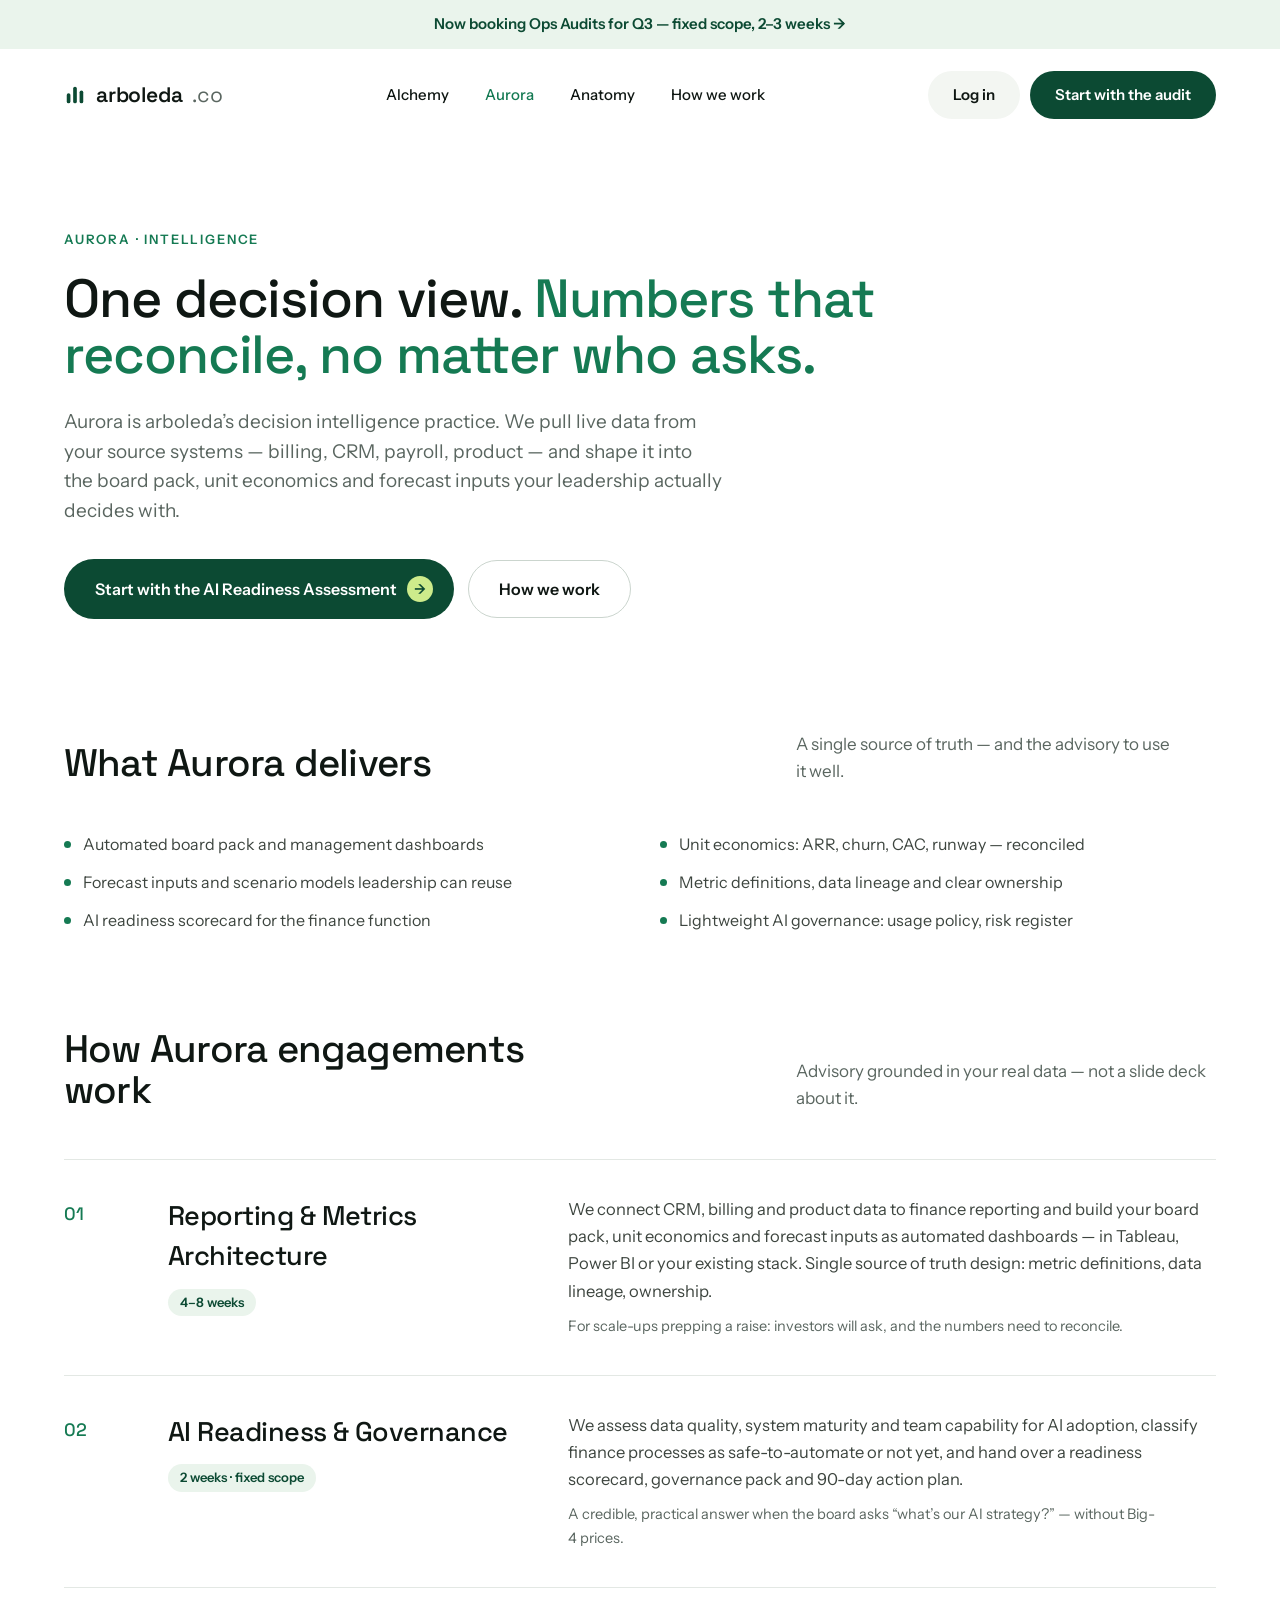
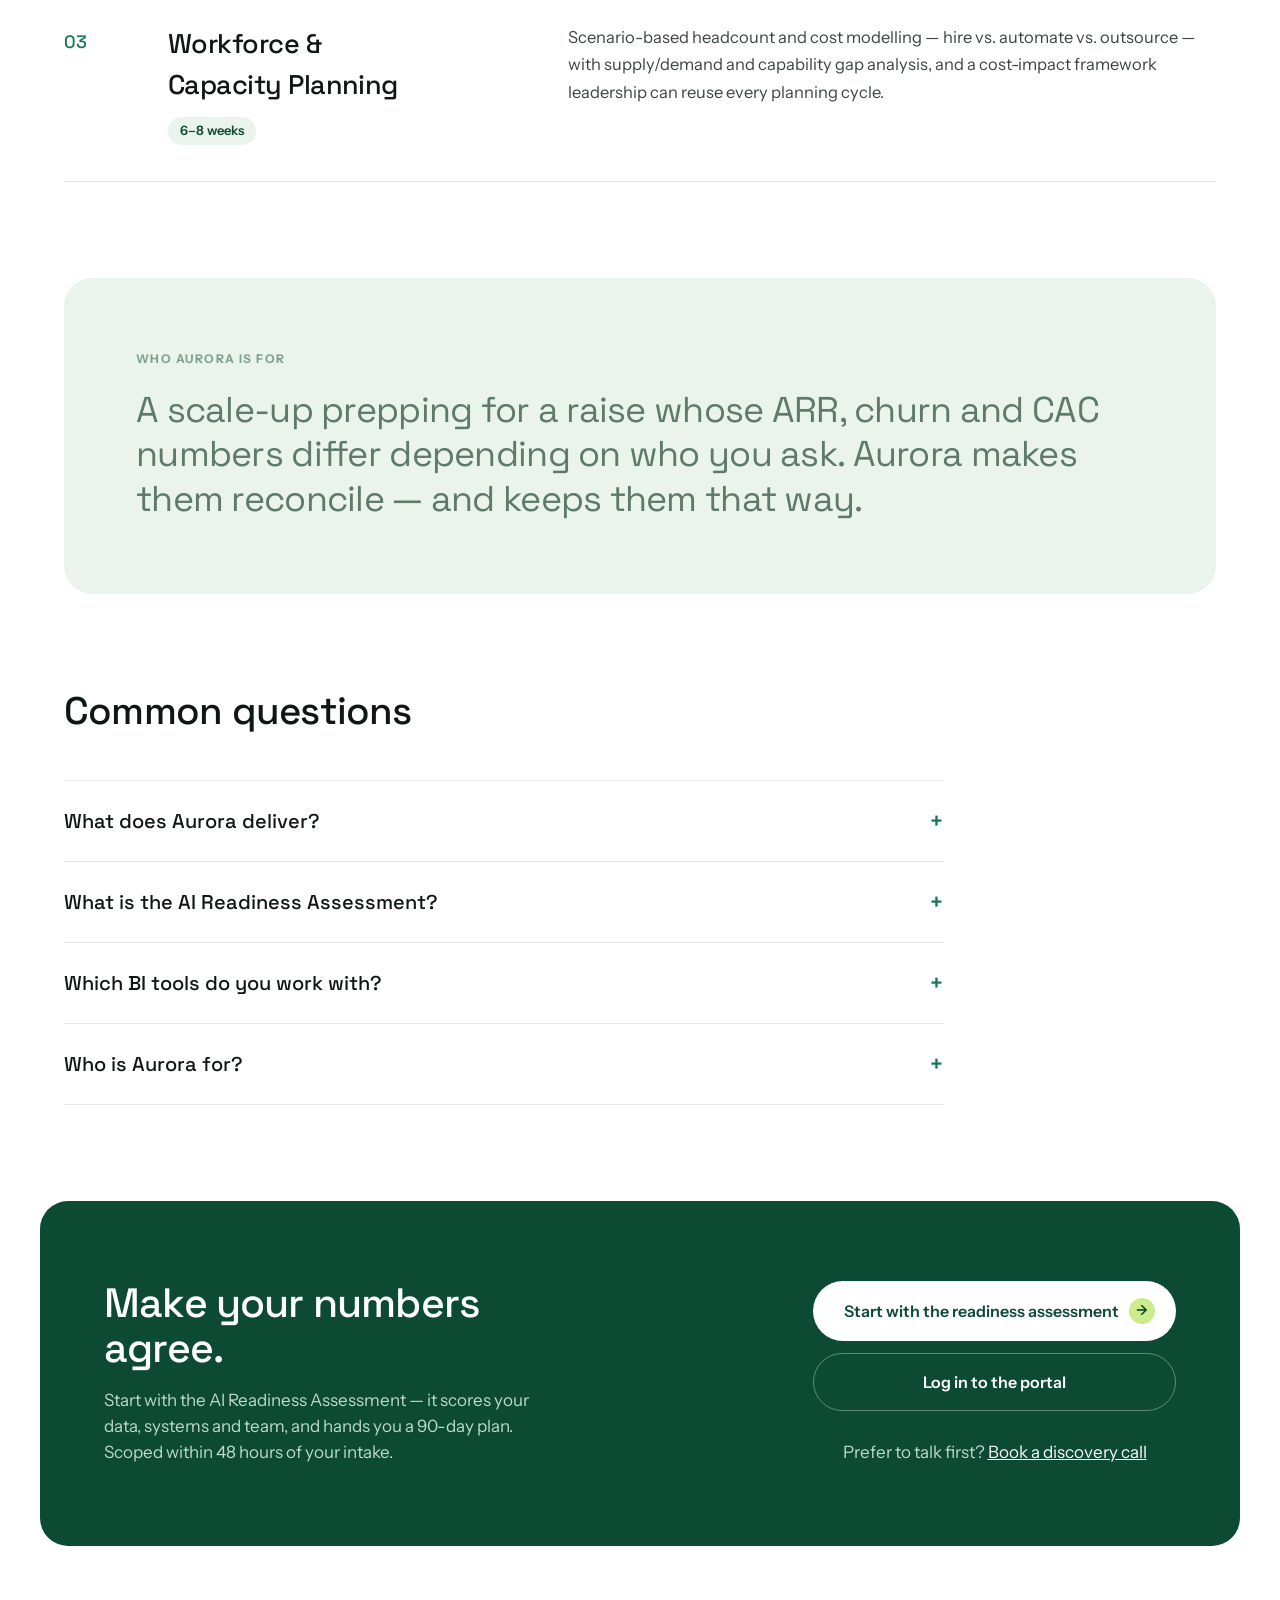
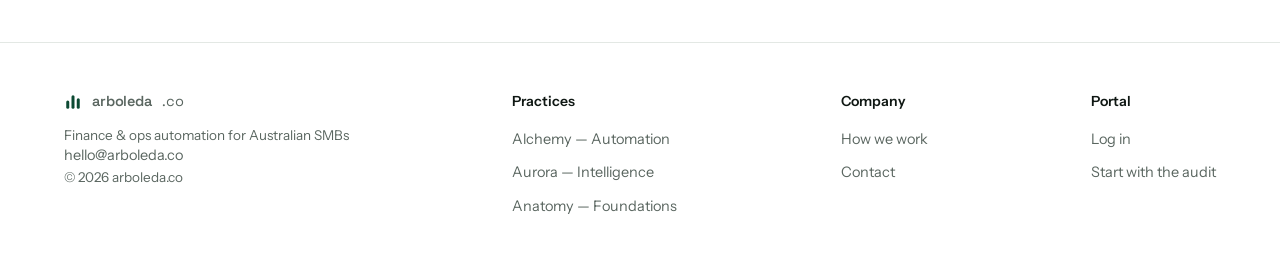
<file: site/aurora.html>
<!DOCTYPE html>
<html lang="en-AU">
<head>
<meta charset="UTF-8">
<meta name="viewport" content="width=device-width, initial-scale=1.0">
<title>Aurora — Decision intelligence &amp; advisory for Australian SMBs | arboleda.co</title>
<meta name="description" content="Aurora pulls live data from your source systems into one decision view — board packs, unit economics and forecasts that reconcile. For Australian SMBs.">
<link rel="canonical" href="https://arboleda.co/aurora">
<meta property="og:type" content="website">
<meta property="og:title" content="Aurora — Decision intelligence &amp; advisory | arboleda.co">
<meta property="og:description" content="One decision view from your source systems — ARR, churn and cash answers that stop depending on who you ask.">
<meta property="og:url" content="https://arboleda.co/aurora">
<meta property="og:image" content="https://arboleda.co/og-image.png">
<meta property="og:image:width" content="1200">
<meta property="og:image:height" content="630">
<meta property="og:image:alt" content="arboleda.co — AI consultancy for finance and operations automation, Australian SMBs">
<meta name="twitter:card" content="summary_large_image">
<meta name="twitter:title" content="Aurora — Decision intelligence &amp; advisory | arboleda.co">
<meta name="twitter:description" content="One decision view from your source systems — ARR, churn and cash answers that stop depending on who you ask.">
<meta name="twitter:image" content="https://arboleda.co/og-image.png">
<link rel="preconnect" href="https://fonts.googleapis.com">
<link rel="preconnect" href="https://fonts.gstatic.com" crossorigin>
<link href="https://fonts.googleapis.com/css2?family=Space+Grotesk:wght@400;500;600;700&family=Instrument+Sans:ital,wght@0,400;0,500;0,600;1,400&display=swap" rel="stylesheet">
<link rel="stylesheet" href="styles.css?v=20260613">
<link rel="icon" href="data:image/svg+xml,<svg xmlns='http://www.w3.org/2000/svg' viewBox='0 0 24 24'><rect x='3' y='10' width='4' height='11' rx='2' fill='%230C4A33'/><rect x='10' y='3' width='4' height='18' rx='2' fill='%230C4A33'/><rect x='17' y='7' width='4' height='14' rx='2' fill='%230C4A33'/></svg>">
<meta name="theme-color" content="#0C4A33">
<script src="site.js?v=20260613" defer></script>
<script type="application/ld+json">
{
  "@context": "https://schema.org",
  "@graph": [
    {
      "@type": "Service",
      "name": "Aurora — Decision Intelligence & Advisory",
      "serviceType": "Decision consulting and intelligence advisory",
      "provider": {
        "@type": "Organization",
        "name": "arboleda.co",
        "url": "https://arboleda.co/"
      },
      "areaServed": {
        "@type": "Country",
        "name": "Australia"
      },
      "audience": {
        "@type": "BusinessAudience",
        "name": "Australian small and mid-sized businesses (50–500 staff)"
      },
      "description": "Reporting and metrics architecture, AI readiness assessment, and scenario-based planning — built on live data pulled from source systems into a single reconciled decision view.",
      "url": "https://arboleda.co/aurora"
    },
    {
      "@type": "BreadcrumbList",
      "itemListElement": [
        {
          "@type": "ListItem",
          "position": 1,
          "name": "Home",
          "item": "https://arboleda.co/"
        },
        {
          "@type": "ListItem",
          "position": 2,
          "name": "Aurora",
          "item": "https://arboleda.co/aurora"
        }
      ]
    },
    {
      "@type": "FAQPage",
      "mainEntity": [
        {
          "@type": "Question",
          "name": "What does Aurora deliver?",
          "acceptedAnswer": {
            "@type": "Answer",
            "text": "An automated board pack and management dashboards, reconciled unit economics (ARR, churn, CAC, runway), forecast inputs and scenario models, metric definitions with data lineage and ownership, an AI readiness scorecard and lightweight AI governance."
          }
        },
        {
          "@type": "Question",
          "name": "What is the AI Readiness Assessment?",
          "acceptedAnswer": {
            "@type": "Answer",
            "text": "A two-week, fixed-scope assessment of your data quality, system maturity and team capability. We classify finance processes as safe-to-automate or not yet, and hand over a readiness scorecard, governance pack and 90-day action plan."
          }
        },
        {
          "@type": "Question",
          "name": "Which BI tools do you work with?",
          "acceptedAnswer": {
            "@type": "Answer",
            "text": "Tableau, Power BI or your existing stack. We connect CRM, billing and product data to finance reporting and build your board pack and unit economics as automated dashboards."
          }
        },
        {
          "@type": "Question",
          "name": "Who is Aurora for?",
          "acceptedAnswer": {
            "@type": "Answer",
            "text": "Australian SMBs and scale-ups — typically 50–500 staff — whose ARR, churn and CAC numbers differ depending on who you ask. Aurora makes them reconcile, and keeps them that way."
          }
        }
      ]
    }
  ]
}
</script>
</head>
<body>

<a class="skip-link" href="#main">Skip to content</a>

<div class="announce"><a href="/start">Now booking Ops Audits for Q3 — fixed scope, 2–3 weeks <span aria-hidden="true">→</span></a></div>

<header class="site-header">
  <div class="container">
    <a class="wordmark" href="/" aria-label="arboleda.co home">
      <svg width="22" height="22" viewBox="0 0 24 24" fill="none" aria-hidden="true"><rect x="3" y="10" width="4" height="11" rx="2" fill="#0C4A33"></rect><rect x="10" y="3" width="4" height="18" rx="2" fill="#0C4A33"></rect><rect x="17" y="7" width="4" height="14" rx="2" fill="#0C4A33"></rect></svg>
      arboleda<span class="tld">.co</span>
    </a>
    <nav class="nav-links" id="primary-nav" aria-label="Primary">
      <a href="/alchemy">Alchemy</a>
      <a href="/aurora" aria-current="page">Aurora</a>
      <a href="/anatomy">Anatomy</a>
      <a href="/how-we-work">How we work</a>
    </nav>
    <div class="nav-actions">
      <button class="nav-toggle" type="button" aria-expanded="false" aria-controls="primary-nav" aria-label="Open menu"><i></i><i></i><i></i></button>
      <a class="btn btn-gray" href="/login">Log in</a>
      <a class="btn btn-primary" href="/start">Start with the audit</a>
    </div>
  </div>
</header>

<main id="main">
  <section class="page-hero">
    <div class="container">
      <p class="eyebrow">Aurora · Intelligence</p>
      <h1>One decision view. <em style="font-style:normal;color:var(--accent)">Numbers that reconcile, no matter who asks.</em></h1>
      <p class="lede">Aurora is arboleda&rsquo;s decision intelligence practice. We pull live data from your source systems — billing, CRM, payroll, product — and shape it into the board pack, unit economics and forecast inputs your leadership actually decides with.</p>
      <div class="hero-ctas">
        <a class="btn btn-primary btn-lg" href="/start?intent=readiness">Start with the AI Readiness Assessment <span class="arrow" aria-hidden="true">→</span></a>
        <a class="btn btn-line btn-lg" href="/how-we-work">How we work</a>
      </div>
    </div>
  </section>

  <section class="section" style="padding-top:48px" aria-labelledby="deliver-heading">
    <div class="container">
      <div class="section-head">
        <h2 id="deliver-heading">What Aurora delivers</h2>
        <p>A single source of truth — and the advisory to use it well.</p>
      </div>
      <ul class="checklist">
        <li>Automated board pack and management dashboards</li>
        <li>Unit economics: ARR, churn, CAC, runway — reconciled</li>
        <li>Forecast inputs and scenario models leadership can reuse</li>
        <li>Metric definitions, data lineage and clear ownership</li>
        <li>AI readiness scorecard for the finance function</li>
        <li>Lightweight AI governance: usage policy, risk register</li>
      </ul>
    </div>
  </section>

  <section class="section" style="padding-top:0" aria-labelledby="engage-heading">
    <div class="container">
      <div class="section-head">
        <h2 id="engage-heading">How Aurora engagements work</h2>
        <p>Advisory grounded in your real data — not a slide deck about it.</p>
      </div>
      <div class="rows">
        <article class="row">
          <p class="row-num">01</p>
          <div><h3>Reporting &amp; Metrics Architecture</h3><p class="tag">4–8 weeks</p></div>
          <p class="row-body">We connect CRM, billing and product data to finance reporting and build your board pack, unit economics and forecast inputs as automated dashboards — in Tableau, Power BI or your existing stack. Single source of truth design: metric definitions, data lineage, ownership.
            <span class="note">For scale-ups prepping a raise: investors will ask, and the numbers need to reconcile.</span>
          </p>
        </article>
        <article class="row">
          <p class="row-num">02</p>
          <div><h3>AI Readiness &amp; Governance</h3><p class="tag">2 weeks · fixed scope</p></div>
          <p class="row-body">We assess data quality, system maturity and team capability for AI adoption, classify finance processes as safe-to-automate or not yet, and hand over a readiness scorecard, governance pack and 90-day action plan.
            <span class="note">A credible, practical answer when the board asks &ldquo;what&rsquo;s our AI strategy?&rdquo; — without Big-4 prices.</span>
          </p>
        </article>
        <article class="row">
          <p class="row-num">03</p>
          <div><h3>Workforce &amp; Capacity Planning</h3><p class="tag">6–8 weeks</p></div>
          <p class="row-body">Scenario-based headcount and cost modelling — hire vs. automate vs. outsource — with supply/demand and capability gap analysis, and a cost-impact framework leadership can reuse every planning cycle.</p>
        </article>
      </div>
    </div>
  </section>

  <section class="section" style="padding-top:0" aria-label="Typical client">
    <div class="container">
      <div class="quoteband">
        <p class="ph">Who Aurora is for</p>
        <blockquote>A scale-up prepping for a raise whose ARR, churn and CAC numbers differ depending on who you ask. Aurora makes them reconcile — and keeps them that way.</blockquote>
      </div>
    </div>
  </section>

  <section class="section" style="padding-top:0" aria-labelledby="faq-heading">
    <div class="container">
      <div class="section-head">
        <h2 id="faq-heading">Common questions</h2>
      </div>
      <div class="faq">
        <details>
          <summary>What does Aurora deliver?</summary>
          <p>An automated board pack and management dashboards, reconciled unit economics (ARR, churn, CAC, runway), forecast inputs and scenario models, metric definitions with data lineage and ownership, an AI readiness scorecard and lightweight AI governance.</p>
        </details>
        <details>
          <summary>What is the AI Readiness Assessment?</summary>
          <p>A two-week, fixed-scope assessment of your data quality, system maturity and team capability. We classify finance processes as safe-to-automate or not yet, and hand over a readiness scorecard, governance pack and 90-day action plan.</p>
        </details>
        <details>
          <summary>Which BI tools do you work with?</summary>
          <p>Tableau, Power BI or your existing stack. We connect CRM, billing and product data to finance reporting and build your board pack and unit economics as automated dashboards.</p>
        </details>
        <details>
          <summary>Who is Aurora for?</summary>
          <p>Australian SMBs and scale-ups — typically 50–500 staff — whose ARR, churn and CAC numbers differ depending on who you ask. Aurora makes them reconcile, and keeps them that way.</p>
        </details>
      </div>
    </div>
  </section>

  <section class="cta" aria-labelledby="cta-heading">
    <div class="container">
      <div>
        <h2 id="cta-heading">Make your numbers agree.</h2>
        <p>Start with the AI Readiness Assessment — it scores your data, systems and team, and hands you a 90-day plan. Scoped within 48 hours of your intake.</p>
      </div>
      <div class="cta-actions">
        <a class="btn btn-white btn-lg" href="/start?intent=readiness">Start with the readiness assessment <span class="arrow" aria-hidden="true">→</span></a>
        <a class="btn btn-outline btn-lg" href="/login">Log in to the portal</a>
        <p class="cta-micro">Prefer to talk first? <a href="mailto:hello@arboleda.co">Book a discovery call</a></p>
      </div>
    </div>
  </section>
</main>

<footer class="site-footer">
  <div class="container">
    <div class="footer-col">
      <a class="wordmark" href="/">
        <svg width="18" height="18" viewBox="0 0 24 24" fill="none" aria-hidden="true"><rect x="3" y="10" width="4" height="11" rx="2" fill="#0C4A33"></rect><rect x="10" y="3" width="4" height="18" rx="2" fill="#0C4A33"></rect><rect x="17" y="7" width="4" height="14" rx="2" fill="#0C4A33"></rect></svg>
        arboleda<span class="tld">.co</span>
      </a>
      <p class="footer-base">Finance &amp; ops automation for Australian SMBs<br><a href="mailto:hello@arboleda.co">hello@arboleda.co</a><br>© 2026 arboleda.co</p>
    </div>
    <nav class="footer-col" aria-label="Practices">
      <p class="footer-heading">Practices</p>
      <ul>
        <li><a href="/alchemy">Alchemy — Automation</a></li>
        <li><a href="/aurora">Aurora — Intelligence</a></li>
        <li><a href="/anatomy">Anatomy — Foundations</a></li>
      </ul>
    </nav>
    <nav class="footer-col" aria-label="Company">
      <p class="footer-heading">Company</p>
      <ul>
        <li><a href="/how-we-work">How we work</a></li>
        <li><a href="mailto:hello@arboleda.co">Contact</a></li>
      </ul>
    </nav>
    <nav class="footer-col" aria-label="Portal">
      <p class="footer-heading">Portal</p>
      <ul>
        <li><a href="/login">Log in</a></li>
        <li><a href="/start">Start with the audit</a></li>
      </ul>
    </nav>
  </div>
</footer>

</body>
</html>
</file>
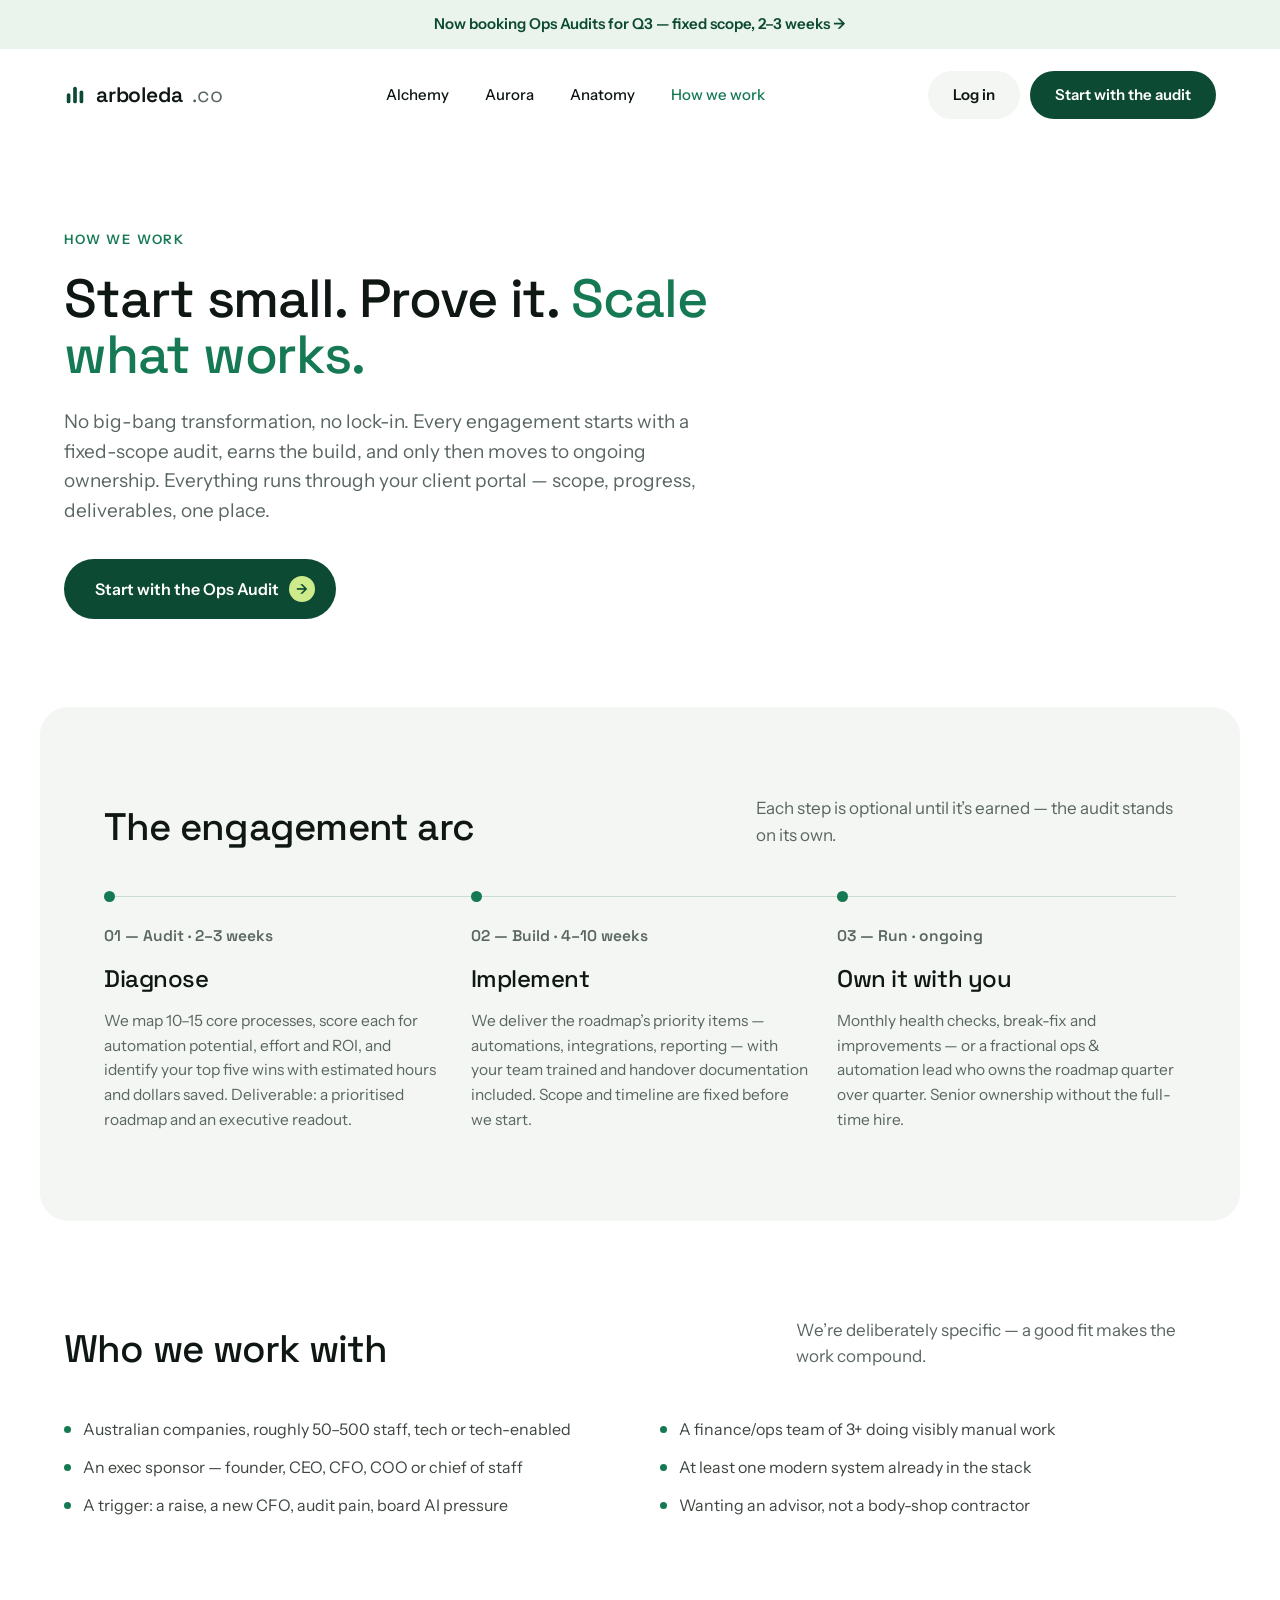
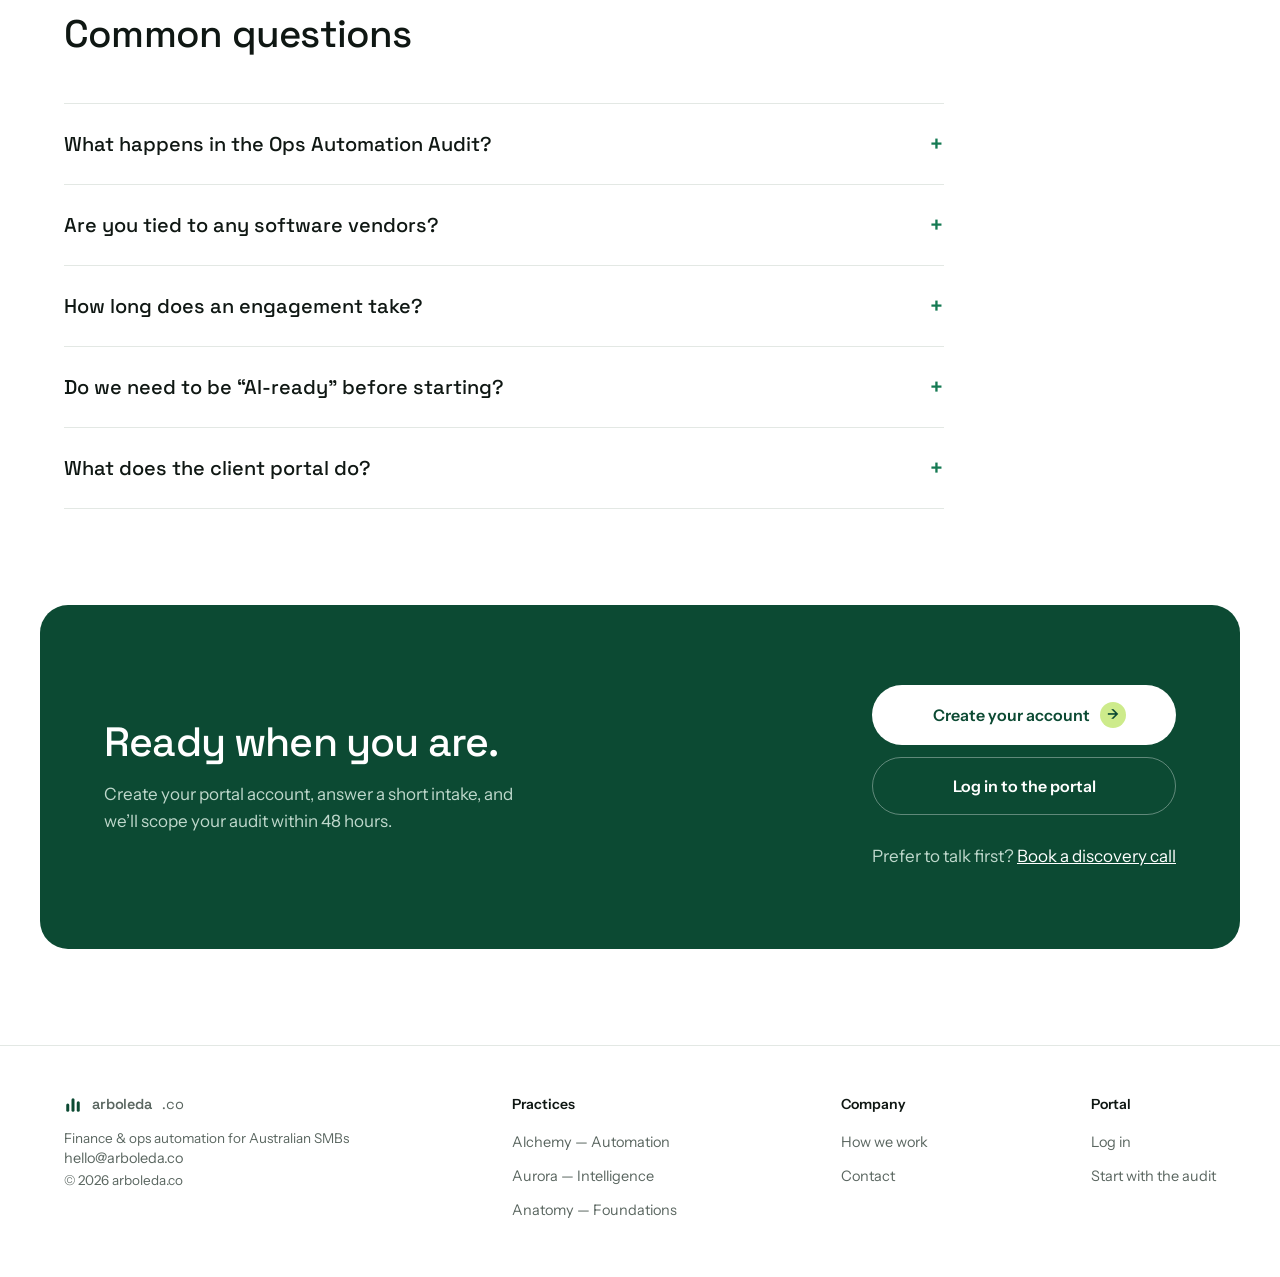
<file: site/how-we-work.html>
<!DOCTYPE html>
<html lang="en-AU">
<head>
<meta charset="UTF-8">
<meta name="viewport" content="width=device-width, initial-scale=1.0">
<title>How we work — Audit, build, run | arboleda.co</title>
<meta name="description" content="Every arboleda engagement starts with a fixed-scope Ops Automation Audit, then earns the build and ongoing ownership. No big-bang transformation, no lock-in.">
<link rel="canonical" href="https://arboleda.co/how-we-work">
<meta property="og:type" content="website">
<meta property="og:title" content="How we work | arboleda.co">
<meta property="og:description" content="Audit → Build → Run. Fixed scopes, vendor-neutral advice, and a portal that keeps everything in one place.">
<meta property="og:url" content="https://arboleda.co/how-we-work">
<meta property="og:image" content="https://arboleda.co/og-image.png">
<meta property="og:image:width" content="1200">
<meta property="og:image:height" content="630">
<meta property="og:image:alt" content="arboleda.co — AI consultancy for finance and operations automation, Australian SMBs">
<meta name="twitter:card" content="summary_large_image">
<meta name="twitter:title" content="How we work | arboleda.co">
<meta name="twitter:description" content="Audit → Build → Run. Fixed scopes, vendor-neutral advice, and a portal that keeps everything in one place.">
<meta name="twitter:image" content="https://arboleda.co/og-image.png">
<link rel="preconnect" href="https://fonts.googleapis.com">
<link rel="preconnect" href="https://fonts.gstatic.com" crossorigin>
<link href="https://fonts.googleapis.com/css2?family=Space+Grotesk:wght@400;500;600;700&family=Instrument+Sans:ital,wght@0,400;0,500;0,600;1,400&display=swap" rel="stylesheet">
<link rel="stylesheet" href="styles.css?v=20260613">
<link rel="icon" href="data:image/svg+xml,<svg xmlns='http://www.w3.org/2000/svg' viewBox='0 0 24 24'><rect x='3' y='10' width='4' height='11' rx='2' fill='%230C4A33'/><rect x='10' y='3' width='4' height='18' rx='2' fill='%230C4A33'/><rect x='17' y='7' width='4' height='14' rx='2' fill='%230C4A33'/></svg>">
<meta name="theme-color" content="#0C4A33">
<script src="site.js?v=20260613" defer></script>
<script type="application/ld+json">
{
  "@context": "https://schema.org",
  "@graph": [
    {
      "@type": "FAQPage",
      "mainEntity": [
        {
          "@type": "Question",
          "name": "What happens in the Ops Automation Audit?",
          "acceptedAnswer": { "@type": "Answer", "text": "Over 2–3 weeks we map 10–15 of your core finance and operations processes, score each for automation potential, effort and ROI, and identify the top five automatable processes with estimated hours and dollars saved. You receive a prioritised automation roadmap and an executive readout. It is fixed scope and fixed price." }
        },
        {
          "@type": "Question",
          "name": "Who is arboleda a good fit for?",
          "acceptedAnswer": { "@type": "Answer", "text": "Australian companies of roughly 50–500 staff, typically tech or tech-enabled, with a finance/ops team of three or more doing visibly manual work, an executive sponsor in the conversation, and at least one modern system already in the stack." }
        },
        {
          "@type": "Question",
          "name": "Are you tied to any software vendors?",
          "acceptedAnswer": { "@type": "Answer", "text": "No. arboleda is strictly vendor-neutral. We are paid by the client, never the vendor, and we recommend whatever tooling fits your stack — native ERP features, Power Automate, Zapier, Make, AI tools like Claude or LangChain, or light scripting." }
        },
        {
          "@type": "Question",
          "name": "How long does an engagement take?",
          "acceptedAnswer": { "@type": "Answer", "text": "The audit takes 2–3 weeks. Implementation projects scoped from the audit typically run 4–10 weeks. Ongoing ownership is month-to-month after an initial three-month minimum." }
        },
        {
          "@type": "Question",
          "name": "Do we need to be 'AI-ready' before starting?",
          "acceptedAnswer": { "@type": "Answer", "text": "No. The audit classifies your processes as safe-to-automate or not yet, and the roadmap sequences the foundations first. If your data or systems aren't ready, you'll know exactly what to fix before spending on AI." }
        }
      ]
    },
    {
      "@type": "BreadcrumbList",
      "itemListElement": [
        { "@type": "ListItem", "position": 1, "name": "Home", "item": "https://arboleda.co/" },
        { "@type": "ListItem", "position": 2, "name": "How we work", "item": "https://arboleda.co/how-we-work" }
      ]
    }
  ]
}
</script>
</head>
<body>

<a class="skip-link" href="#main">Skip to content</a>

<div class="announce"><a href="/start">Now booking Ops Audits for Q3 — fixed scope, 2–3 weeks <span aria-hidden="true">→</span></a></div>

<header class="site-header">
  <div class="container">
    <a class="wordmark" href="/" aria-label="arboleda.co home">
      <svg width="22" height="22" viewBox="0 0 24 24" fill="none" aria-hidden="true"><rect x="3" y="10" width="4" height="11" rx="2" fill="#0C4A33"></rect><rect x="10" y="3" width="4" height="18" rx="2" fill="#0C4A33"></rect><rect x="17" y="7" width="4" height="14" rx="2" fill="#0C4A33"></rect></svg>
      arboleda<span class="tld">.co</span>
    </a>
    <nav class="nav-links" id="primary-nav" aria-label="Primary">
      <a href="/alchemy">Alchemy</a>
      <a href="/aurora">Aurora</a>
      <a href="/anatomy">Anatomy</a>
      <a href="/how-we-work" aria-current="page">How we work</a>
    </nav>
    <div class="nav-actions">
      <button class="nav-toggle" type="button" aria-expanded="false" aria-controls="primary-nav" aria-label="Open menu"><i></i><i></i><i></i></button>
      <a class="btn btn-gray" href="/login">Log in</a>
      <a class="btn btn-primary" href="/start">Start with the audit</a>
    </div>
  </div>
</header>

<main id="main">
  <section class="page-hero">
    <div class="container">
      <p class="eyebrow">How we work</p>
      <h1>Start small. Prove it. <em style="font-style:normal;color:var(--accent)">Scale what works.</em></h1>
      <p class="lede">No big-bang transformation, no lock-in. Every engagement starts with a fixed-scope audit, earns the build, and only then moves to ongoing ownership. Everything runs through your client portal — scope, progress, deliverables, one place.</p>
      <div class="hero-ctas">
        <a class="btn btn-primary btn-lg" href="/start">Start with the Ops Audit <span class="arrow" aria-hidden="true">→</span></a>
      </div>
    </div>
  </section>

  <section class="band" aria-labelledby="steps-heading" style="margin-top:24px">
    <div class="container">
      <div class="section-head">
        <h2 id="steps-heading">The engagement arc</h2>
        <p>Each step is optional until it&rsquo;s earned — the audit stands on its own.</p>
      </div>
      <div class="steps">
        <div class="step"><span class="step-dot"></span><p class="step-num">01 — Audit · 2–3 weeks</p><h3>Diagnose</h3><p>We map 10–15 core processes, score each for automation potential, effort and ROI, and identify your top five wins with estimated hours and dollars saved. Deliverable: a prioritised roadmap and an executive readout.</p></div>
        <div class="step"><span class="step-dot"></span><p class="step-num">02 — Build · 4–10 weeks</p><h3>Implement</h3><p>We deliver the roadmap&rsquo;s priority items — automations, integrations, reporting — with your team trained and handover documentation included. Scope and timeline are fixed before we start.</p></div>
        <div class="step"><span class="step-dot"></span><p class="step-num">03 — Run · ongoing</p><h3>Own it with you</h3><p>Monthly health checks, break-fix and improvements — or a fractional ops &amp; automation lead who owns the roadmap quarter over quarter. Senior ownership without the full-time hire.</p></div>
      </div>
    </div>
  </section>

  <section class="section" aria-labelledby="fit-heading">
    <div class="container">
      <div class="section-head">
        <h2 id="fit-heading">Who we work with</h2>
        <p>We&rsquo;re deliberately specific — a good fit makes the work compound.</p>
      </div>
      <ul class="checklist">
        <li>Australian companies, roughly 50–500 staff, tech or tech-enabled</li>
        <li>A finance/ops team of 3+ doing visibly manual work</li>
        <li>An exec sponsor — founder, CEO, CFO, COO or chief of staff</li>
        <li>At least one modern system already in the stack</li>
        <li>A trigger: a raise, a new CFO, audit pain, board AI pressure</li>
        <li>Wanting an advisor, not a body-shop contractor</li>
      </ul>
    </div>
  </section>

  <section class="section" style="padding-top:0" aria-labelledby="faq-heading">
    <div class="container">
      <div class="section-head">
        <h2 id="faq-heading">Common questions</h2>
      </div>
      <div class="faq">
        <details>
          <summary>What happens in the Ops Automation Audit?</summary>
          <p>Over 2–3 weeks we map 10–15 of your core finance and ops processes, score each for automation potential, effort and ROI, and identify the top five automatable processes with estimated hours and dollars saved. You receive a prioritised automation roadmap and an executive readout. Fixed scope, fixed price.</p>
        </details>
        <details>
          <summary>Are you tied to any software vendors?</summary>
          <p>No. arboleda is strictly vendor-neutral — paid by the client, never the vendor. We recommend whatever fits your stack: native ERP features, Power Automate, Zapier, Make, AI tools like Claude or LangChain, or light scripting.</p>
        </details>
        <details>
          <summary>How long does an engagement take?</summary>
          <p>The audit takes 2–3 weeks. Implementation projects scoped from the audit typically run 4–10 weeks. Ongoing ownership is month-to-month after an initial three-month minimum.</p>
        </details>
        <details>
          <summary>Do we need to be &ldquo;AI-ready&rdquo; before starting?</summary>
          <p>No. The audit classifies your processes as safe-to-automate or not yet, and sequences the foundations first. If your data or systems aren&rsquo;t ready, you&rsquo;ll know exactly what to fix before spending on AI.</p>
        </details>
        <details>
          <summary>What does the client portal do?</summary>
          <p>It&rsquo;s where your engagement lives: the intake that scopes your audit, progress against the roadmap, deliverables and documentation. One place, no email archaeology.</p>
        </details>
      </div>
    </div>
  </section>

  <section class="cta" aria-labelledby="cta-heading">
    <div class="container">
      <div>
        <h2 id="cta-heading">Ready when you are.</h2>
        <p>Create your portal account, answer a short intake, and we&rsquo;ll scope your audit within 48 hours.</p>
      </div>
      <div class="cta-actions">
        <a class="btn btn-white btn-lg" href="/start">Create your account <span class="arrow" aria-hidden="true">→</span></a>
        <a class="btn btn-outline btn-lg" href="/login">Log in to the portal</a>
        <p class="cta-micro">Prefer to talk first? <a href="mailto:hello@arboleda.co">Book a discovery call</a></p>
      </div>
    </div>
  </section>
</main>

<footer class="site-footer">
  <div class="container">
    <div class="footer-col">
      <a class="wordmark" href="/">
        <svg width="18" height="18" viewBox="0 0 24 24" fill="none" aria-hidden="true"><rect x="3" y="10" width="4" height="11" rx="2" fill="#0C4A33"></rect><rect x="10" y="3" width="4" height="18" rx="2" fill="#0C4A33"></rect><rect x="17" y="7" width="4" height="14" rx="2" fill="#0C4A33"></rect></svg>
        arboleda<span class="tld">.co</span>
      </a>
      <p class="footer-base">Finance &amp; ops automation for Australian SMBs<br><a href="mailto:hello@arboleda.co">hello@arboleda.co</a><br>© 2026 arboleda.co</p>
    </div>
    <nav class="footer-col" aria-label="Practices">
      <p class="footer-heading">Practices</p>
      <ul>
        <li><a href="/alchemy">Alchemy — Automation</a></li>
        <li><a href="/aurora">Aurora — Intelligence</a></li>
        <li><a href="/anatomy">Anatomy — Foundations</a></li>
      </ul>
    </nav>
    <nav class="footer-col" aria-label="Company">
      <p class="footer-heading">Company</p>
      <ul>
        <li><a href="/how-we-work">How we work</a></li>
        <li><a href="mailto:hello@arboleda.co">Contact</a></li>
      </ul>
    </nav>
    <nav class="footer-col" aria-label="Portal">
      <p class="footer-heading">Portal</p>
      <ul>
        <li><a href="/login">Log in</a></li>
        <li><a href="/start">Start with the audit</a></li>
      </ul>
    </nav>
  </div>
</footer>

</body>
</html>
</file>
<file: site/styles.css>
/* arboleda.co — Clearframe Refined design system */
:root {
  --ink: #0F1713; --muted: #5A6660; --line: #E3E8E4; --card: #F3F6F2; --tint: #EAF4EC;
  --accent: #157A53; --accent-deep: #0C4A33; --lime: #CDEB8B;
  --sans: 'Instrument Sans', sans-serif; --display: 'Space Grotesk', sans-serif;
}
* { box-sizing: border-box; margin: 0; }
html { scroll-behavior: smooth; }
body { font-family: var(--sans); background: #FFFFFF; color: var(--ink); font-size: 16px; line-height: 1.5; }
h1, h2, h3 { font-family: var(--display); font-weight: 500; letter-spacing: -0.02em; text-wrap: pretty; }
a { color: inherit; text-decoration: none; }
p { text-wrap: pretty; }
img { max-width: 100%; display: block; }
.container { max-width: 1312px; margin: 0 auto; padding-left: 64px; padding-right: 64px; }

/* Announcement */
.announce { display: flex; align-items: center; justify-content: center; gap: 12px; padding: 13px 24px; background: var(--tint); font-size: 15px; color: var(--accent-deep); }
.announce a { font-weight: 600; }

/* Header / nav */
.site-header { position: sticky; top: 0; z-index: 50; background: rgba(255,255,255,0.92); backdrop-filter: blur(8px); border-bottom: 1px solid transparent; transition: border-color 0.15s ease; }
.site-header.scrolled { border-bottom-color: var(--line); }
.site-header .container { display: flex; align-items: center; justify-content: space-between; gap: 32px; padding-top: 22px; padding-bottom: 22px; }
.wordmark { display: inline-flex; align-items: center; gap: 10px; font-family: var(--display); font-size: 21px; font-weight: 600; letter-spacing: -0.01em; }
.wordmark .tld { color: var(--muted); font-weight: 400; }
.nav-links { display: flex; gap: 36px; font-size: 15px; font-weight: 500; }
.nav-links a[aria-current="page"] { color: var(--accent); }
.nav-actions { display: flex; gap: 10px; align-items: center; }

/* Buttons */
.btn { display: inline-flex; align-items: center; justify-content: center; gap: 10px; font-family: var(--sans); font-size: 15px; font-weight: 600; padding: 12px 24px; border-radius: 999px; border: 1px solid transparent; white-space: nowrap; cursor: pointer; transition: transform 0.12s ease, box-shadow 0.12s ease, background 0.12s ease; }
.btn:hover { transform: translateY(-1px); }
.btn-primary { background: var(--accent-deep); color: #FFFFFF; }
.btn-primary:hover { background: #0E5A3E; }
.btn-gray { background: var(--card); color: var(--ink); }
.btn-line { border-color: #CBD5CE; color: var(--ink); background: #FFFFFF; }
.btn-white { background: #FFFFFF; color: var(--accent-deep); }
.btn-outline { border-color: rgba(255,255,255,0.35); color: #FFFFFF; background: transparent; }
.btn-lg { padding: 16px 30px; font-size: 16px; }
.btn .arrow { display: inline-flex; align-items: center; justify-content: center; width: 26px; height: 26px; border-radius: 50%; background: var(--lime); color: var(--accent-deep); font-size: 14px; margin-right: -10px; }

/* Hero */
.hero { padding: 96px 0 80px; text-align: center; }
.hero .container { display: flex; flex-direction: column; align-items: center; }
.eyebrow { font-size: 13px; font-weight: 600; letter-spacing: 0.14em; text-transform: uppercase; color: var(--accent); margin-bottom: 24px; }
.hero h1 { font-size: clamp(40px, 4.6vw, 66px); line-height: 1.05; max-width: 940px; }
.hero h1 em { font-style: normal; color: var(--accent); }
.hero .lede { font-size: 20px; line-height: 1.55; color: var(--muted); max-width: 640px; margin-top: 26px; }
.hero-ctas { display: flex; gap: 14px; align-items: center; margin-top: 38px; flex-wrap: wrap; justify-content: center; }
.hero-micro { margin-top: 18px; font-size: 14px; color: var(--muted); }

/* Page hero (interior pages, left-aligned) */
.page-hero { padding: 88px 0 64px; }
.page-hero .eyebrow { margin-bottom: 20px; }
.page-hero h1 { font-size: clamp(38px, 4.2vw, 60px); line-height: 1.06; max-width: 880px; }
.page-hero .lede { font-size: 19px; line-height: 1.55; color: var(--muted); max-width: 660px; margin-top: 24px; }
.page-hero .hero-ctas { justify-content: flex-start; margin-top: 34px; }

/* Logo strip */
.logos { border-top: 1px solid var(--line); border-bottom: 1px solid var(--line); padding: 28px 0; }
.logos .container { display: flex; align-items: center; gap: 48px; }
.logos-cap { font-size: 13px; color: var(--muted); width: 180px; flex-shrink: 0; line-height: 1.4; }
.logos-row { display: flex; gap: 44px; align-items: center; flex-wrap: wrap; list-style: none; padding: 0; }
.logos-row li { font-family: var(--display); font-size: 17px; font-weight: 500; color: #9AA69E; }

/* Sections */
.section { padding: 96px 0; }
.section-head { display: flex; justify-content: space-between; align-items: flex-end; margin-bottom: 48px; gap: 48px; }
.section-head h2 { font-size: clamp(30px, 3vw, 42px); line-height: 1.08; max-width: 540px; }
.section-head p { font-size: 17px; line-height: 1.55; color: var(--muted); max-width: 420px; }

/* Service cards */
.cards-3 { display: grid; grid-template-columns: repeat(3, 1fr); gap: 24px; }
.svc { background: var(--card); border-radius: 22px; padding: 36px 32px 32px; display: flex; flex-direction: column; gap: 16px; }
.svc .kicker { font-size: 12px; font-weight: 600; letter-spacing: 0.14em; text-transform: uppercase; color: var(--accent); }
.svc h3 { font-size: 30px; }
.svc .body { font-size: 15.5px; line-height: 1.6; color: var(--muted); }
.svc-link { margin-top: auto; padding-top: 14px; font-size: 15px; font-weight: 600; color: var(--accent-deep); }
.svc-link:hover { text-decoration: underline; }

/* Mini product-UI vignettes */
.mock { margin-top: 14px; background: #FFFFFF; border-radius: 14px; padding: 18px; box-shadow: 0 1px 2px rgba(15,23,19,0.06); display: flex; flex-direction: column; gap: 10px; }
.mock-title { font-size: 12px; font-weight: 600; color: var(--muted); letter-spacing: 0.04em; }
.mock-row { display: flex; align-items: center; justify-content: space-between; gap: 12px; font-size: 13px; color: #3D453F; }
.chip { font-size: 11.5px; font-weight: 600; padding: 4px 10px; border-radius: 999px; background: var(--lime); color: var(--accent-deep); flex-shrink: 0; }
.chip-dim { background: #EDF0EC; color: var(--muted); }
.mock-bar { height: 6px; border-radius: 999px; background: #EDF0EC; overflow: hidden; }
.mock-bar i { display: block; height: 100%; width: 68%; background: var(--accent); border-radius: 999px; }
.metric { display: flex; align-items: baseline; justify-content: space-between; }
.metric b { font-family: var(--display); font-size: 22px; font-weight: 600; letter-spacing: -0.02em; }
.metric span { font-size: 12px; color: var(--muted); }
.spark { height: 36px; border-radius: 8px; background: linear-gradient(180deg, rgba(21,122,83,0.14), rgba(21,122,83,0) 75%); position: relative; overflow: hidden; }
.spark::after { content: ''; position: absolute; left: 0; right: 0; bottom: 8px; height: 2px; background: var(--accent); clip-path: polygon(0 100%, 8% 70%, 18% 85%, 30% 45%, 44% 60%, 58% 25%, 72% 40%, 86% 10%, 100% 22%, 100% 100%); }
.nodes { display: flex; align-items: center; justify-content: space-between; gap: 6px; }
.node { font-size: 11.5px; font-weight: 600; color: #3D453F; background: #EDF0EC; border-radius: 8px; padding: 7px 9px; white-space: nowrap; }
.node-hub { background: var(--accent-deep); color: #FFFFFF; }
.wire { flex: 1; height: 1.5px; background: #C8D4CC; min-width: 8px; }

/* Tinted band sections */
.band { background: var(--card); border-radius: 28px; margin: 0 40px; }
.band .container { padding-top: 88px; padding-bottom: 88px; }
.steps { display: grid; grid-template-columns: repeat(3, 1fr); gap: 28px; }
.step { position: relative; padding-top: 28px; }
.step::before { content: ''; position: absolute; top: 0; left: 0; right: -28px; height: 1px; background: #CBDBD1; }
.step:last-child::before { right: 0; }
.step-dot { position: absolute; top: -5px; left: 0; width: 11px; height: 11px; border-radius: 50%; background: var(--accent); }
.step-num { font-family: var(--display); font-size: 14px; font-weight: 600; color: var(--accent); margin-bottom: 12px; }
.step h3 { font-size: 24px; margin-bottom: 12px; }
.step p { font-size: 15.5px; line-height: 1.6; color: var(--muted); max-width: 360px; }

/* Detail list rows (service pages) */
.rows { border-top: 1px solid var(--line); }
.row { display: grid; grid-template-columns: 64px 360px 1fr; gap: 40px; padding: 36px 0; border-bottom: 1px solid var(--line); align-items: start; }
.row-num { font-family: var(--display); font-size: 18px; font-weight: 500; padding-top: 4px; color: var(--accent); }
.row h3 { font-size: 27px; }
.row .tag { display: inline-block; font-size: 13px; font-weight: 600; padding: 4px 12px; border-radius: 999px; background: var(--tint); color: var(--accent-deep); margin-top: 12px; }
.row-body { font-size: 16.5px; line-height: 1.65; color: #3D453F; max-width: 640px; }
.row-body .note { display: block; margin-top: 10px; font-size: 14.5px; color: var(--muted); }

/* Checklist */
.checklist { list-style: none; padding: 0; display: grid; grid-template-columns: 1fr 1fr; gap: 14px 40px; }
.checklist li { display: flex; gap: 12px; align-items: baseline; font-size: 16px; color: #3D453F; }
.checklist li::before { content: ''; width: 7px; height: 7px; border-radius: 50%; background: var(--accent); flex-shrink: 0; transform: translateY(-2px); }

/* Quote band */
.quoteband { background: var(--tint); border-radius: 28px; padding: 72px; }
.quoteband .ph { font-size: 12px; font-weight: 700; letter-spacing: 0.12em; text-transform: uppercase; color: #7FA28E; }
.quoteband blockquote { font-family: var(--display); font-size: clamp(26px, 2.8vw, 38px); line-height: 1.25; letter-spacing: -0.02em; color: #5E7A6B; margin-top: 20px; max-width: 1080px; }
.quoteband .attr { margin-top: 22px; font-size: 15px; color: #7FA28E; }

/* CTA card */
.cta { margin: 0 40px 96px; background: var(--accent-deep); border-radius: 28px; color: #FFFFFF; }
.cta .container { padding-top: 80px; padding-bottom: 80px; display: flex; justify-content: space-between; align-items: center; gap: 64px; }
.cta h2 { font-size: clamp(32px, 3.2vw, 44px); line-height: 1.1; max-width: 460px; }
.cta p { font-size: 17px; line-height: 1.55; color: #BFD8CC; margin-top: 16px; max-width: 440px; }
.cta-actions { display: flex; flex-direction: column; gap: 12px; align-items: stretch; min-width: 290px; }
.cta-micro { font-size: 14px; color: #BFD8CC; text-align: center; }
.cta-micro a { color: #FFFFFF; text-decoration: underline; }

/* FAQ */
.faq { max-width: 880px; }
.faq details { border-bottom: 1px solid var(--line); padding: 22px 0; }
.faq details:first-of-type { border-top: 1px solid var(--line); }
.faq summary { font-family: var(--display); font-size: 20px; font-weight: 500; cursor: pointer; list-style: none; display: flex; justify-content: space-between; align-items: center; gap: 24px; }
.faq summary::after { content: '+'; font-size: 24px; color: var(--accent); flex-shrink: 0; }
.faq details[open] summary::after { content: '–'; }
.faq details p { margin-top: 14px; font-size: 16px; line-height: 1.65; color: var(--muted); max-width: 720px; }

/* Footer */
.site-footer { border-top: 1px solid var(--line); padding: 48px 0 56px; }
.site-footer .container { display: flex; justify-content: space-between; align-items: flex-start; gap: 48px; flex-wrap: wrap; }
.footer-col h4, .footer-col .footer-heading { font-size: 14px; font-weight: 600; margin-bottom: 14px; font-family: var(--sans); }
.footer-col ul { list-style: none; padding: 0; display: flex; flex-direction: column; gap: 9px; }
.footer-col a { font-size: 14.5px; color: var(--muted); }
.footer-col a:hover { color: var(--ink); }
.footer-base { margin-top: 8px; font-size: 13.5px; color: var(--muted); }

/* Forms / portal */
.auth-main { min-height: calc(100vh - 180px); display: flex; align-items: flex-start; justify-content: center; padding: 72px 24px 96px; }
.auth-card { width: 100%; max-width: 460px; background: var(--card); border-radius: 24px; padding: 44px 40px; }
.auth-card h1, .auth-card h2 { font-size: 30px; font-family: var(--display, inherit); }
.auth-card .sub { margin-top: 10px; font-size: 15.5px; color: var(--muted); line-height: 1.55; }
.field { display: flex; flex-direction: column; gap: 7px; margin-top: 20px; }
.field label { font-size: 14px; font-weight: 600; }
.field input, .field select, .field textarea { font-family: var(--sans); font-size: 15.5px; padding: 13px 16px; border-radius: 12px; border: 1px solid #CBD5CE; background: #FFFFFF; color: var(--ink); width: 100%; }
.field input:focus, .field select:focus, .field textarea:focus { outline: 2px solid var(--accent); outline-offset: -1px; border-color: var(--accent); }
.field .hint { font-size: 13px; color: var(--muted); }
.form-actions { display: flex; gap: 12px; margin-top: 28px; align-items: center; justify-content: space-between; }
.form-foot { margin-top: 22px; font-size: 14px; color: var(--muted); text-align: center; }
.form-foot a { color: var(--accent-deep); font-weight: 600; }
.checks { display: flex; flex-wrap: wrap; gap: 10px; margin-top: 8px; }
.checks label { position: relative; display: inline-flex; align-items: center; gap: 9px; font-size: 14.5px; font-weight: 500; background: #FFFFFF; border: 1px solid #CBD5CE; border-radius: 999px; padding: 10px 16px; cursor: pointer; transition: border-color 0.15s, background 0.15s; }
.checks label::before { content: ""; width: 9px; height: 9px; border-radius: 50%; border: 1.5px solid #CBD5CE; flex: none; transition: background 0.15s, border-color 0.15s; }
.checks input { position: absolute; opacity: 0; width: 1px; height: 1px; margin: 0; }
.checks label:hover { border-color: var(--accent); }
.checks label:has(input:checked) { border-color: var(--accent); background: var(--tint); color: var(--accent-deep); font-weight: 600; }
.checks label:has(input:checked)::before { background: var(--accent-deep); border-color: var(--accent-deep); }
.checks label:has(input:focus-visible) { outline: 2px solid var(--accent); outline-offset: 2px; }
.checks label:has(input:disabled) { opacity: 0.45; cursor: not-allowed; }
.checks label:has(input:disabled):hover { border-color: #CBD5CE; }
.progress-steps { display: flex; gap: 8px; margin-bottom: 28px; }
.progress-steps span { height: 5px; border-radius: 999px; background: #DDE5DF; flex: 1; }
.progress-steps span.on { background: var(--accent); }
.portal-step[hidden] { display: none; }
.success-icon { width: 56px; height: 56px; border-radius: 50%; background: var(--lime); color: var(--accent-deep); display: flex; align-items: center; justify-content: center; font-size: 26px; margin-bottom: 20px; }

/* Portal dashboard */
.portal-layout { display: grid; grid-template-columns: 256px 1fr; min-height: 100vh; }
.sidebar { border-right: 1px solid var(--line); background: #F8FAF8; padding: 24px 16px; display: flex; flex-direction: column; gap: 28px; position: sticky; top: 0; height: 100vh; }
.sidebar .wordmark { padding: 4px 12px; }
.side-nav { display: flex; flex-direction: column; gap: 4px; }
.side-label { font-size: 11.5px; font-weight: 700; letter-spacing: 0.12em; text-transform: uppercase; color: #9AA69E; padding: 0 14px; margin: 14px 0 6px; }
.side-link { display: flex; gap: 12px; align-items: center; padding: 11px 14px; border-radius: 10px; font-size: 15px; font-weight: 500; color: var(--muted); }
.side-link svg { flex-shrink: 0; }
.side-link:hover { background: #ECF1EC; color: var(--ink); }
.side-link.active { background: var(--tint); color: var(--accent-deep); font-weight: 600; }
.side-link.locked { cursor: default; }
.side-link.locked:hover { background: transparent; color: var(--muted); }
.side-link .side-chip { margin-left: auto; font-size: 11px; font-weight: 600; padding: 3px 9px; border-radius: 999px; background: #EDF0EC; color: var(--muted); }
.sidebar-foot { margin-top: auto; display: flex; flex-direction: column; gap: 4px; }
.portal-content { min-width: 0; }
.portal-main { padding: 56px 0 96px; }
.portal-main .eyebrow { margin-bottom: 14px; }
.portal-main h1 { font-size: clamp(34px, 3.6vw, 48px); }
.portal-main .sub { margin-top: 14px; font-size: 17px; color: var(--muted); max-width: 640px; line-height: 1.55; }
.status-row { display: flex; gap: 10px; flex-wrap: wrap; margin-top: 26px; }
.status { font-size: 13.5px; font-weight: 600; padding: 9px 16px; border-radius: 999px; background: var(--card); color: var(--muted); display: inline-flex; gap: 8px; align-items: center; }
.status.done { background: var(--tint); color: var(--accent-deep); }
.status.active { background: var(--lime); color: var(--accent-deep); }
.portal-section { margin-top: 72px; }
.portal-section > h2 { font-size: clamp(26px, 2.6vw, 32px); }
.portal-section > .sub { margin-top: 8px; font-size: 16px; color: var(--muted); max-width: 640px; line-height: 1.55; }
.possible-grid { display: grid; grid-template-columns: repeat(3, 1fr); gap: 20px; margin-top: 28px; }
.possible { background: var(--card); border-radius: 18px; padding: 26px 24px; }
.possible .kicker { font-size: 12px; font-weight: 600; letter-spacing: 0.14em; text-transform: uppercase; color: var(--accent); }
.possible h3 { font-size: 21px; margin-top: 8px; }
.possible p { font-size: 14.5px; color: var(--muted); line-height: 1.6; margin-top: 8px; }
.possible.empty { grid-column: 1 / -1; display: flex; align-items: center; justify-content: space-between; gap: 24px; flex-wrap: wrap; }

@media (max-width: 1100px) {
  .container { padding-left: 28px; padding-right: 28px; }
  .nav-toggle { display: inline-flex; }
  .nav-links { display: none; }
  .nav-links.open { display: flex; flex-direction: column; align-items: flex-start; position: absolute; top: 100%; left: 0; right: 0; background: #FFFFFF; border-bottom: 1px solid var(--line); padding: 20px 28px 26px; gap: 18px; box-shadow: 0 16px 32px rgba(15,23,19,0.08); }
  .cards-3, .steps { grid-template-columns: 1fr; }
  .row { grid-template-columns: 1fr; gap: 12px; }
  .section-head { flex-direction: column; align-items: flex-start; gap: 16px; }
  .cta .container { flex-direction: column; align-items: flex-start; }
  .band { margin: 0 16px; }
  .cta { margin: 0 16px 64px; }
  .checklist { grid-template-columns: 1fr; }
  .logos .container { flex-direction: column; align-items: flex-start; gap: 20px; }
  .possible-grid { grid-template-columns: 1fr; }
  .portal-layout { grid-template-columns: 1fr; }
  .sidebar { position: static; height: auto; flex-direction: row; align-items: center; gap: 8px; border-right: none; border-bottom: 1px solid var(--line); padding: 14px 20px; overflow-x: auto; }
  .sidebar .wordmark { padding: 0 8px 0 0; }
  .side-nav { flex-direction: row; align-items: center; }
  .side-label { display: none; }
  .side-link { white-space: nowrap; padding: 9px 13px; }
  .side-link .side-chip { margin-left: 8px; }
  .sidebar-foot { margin-top: 0; margin-left: auto; flex-direction: row; }
}

/* UX layer: accessibility, feedback, mobile */
.skip-link { position: absolute; left: -9999px; top: 0; z-index: 100; background: var(--accent-deep); color: #FFFFFF; padding: 12px 20px; border-radius: 0 0 12px 0; font-weight: 600; font-size: 15px; }
.skip-link:focus { left: 0; }
:focus-visible { outline: 3px solid var(--accent); outline-offset: 2px; }
.nav-links a { transition: color 0.12s ease; }
.nav-links a:hover { color: var(--accent); }
.svc { transition: box-shadow 0.15s ease; }
.svc:hover { box-shadow: 0 6px 24px rgba(15,23,19,0.07); }
.nav-toggle { display: none; flex-direction: column; justify-content: center; gap: 4px; background: #FFFFFF; border: 1px solid #CBD5CE; border-radius: 999px; padding: 0 15px; height: 45px; cursor: pointer; }
.nav-toggle i { width: 17px; height: 2px; background: var(--ink); border-radius: 2px; display: block; }
.step-label { font-size: 12.5px; font-weight: 700; letter-spacing: 0.12em; text-transform: uppercase; color: var(--accent); margin-bottom: 10px; }
.field .error { display: none; font-size: 13px; font-weight: 600; color: #B4502F; }
.field.invalid .error { display: block; }
.field.invalid input, .field.invalid select { border-color: #B4502F; }

@media (prefers-reduced-motion: reduce) {
  html { scroll-behavior: auto; }
  .btn, .svc, .nav-links a, .site-header { transition: none; }
  .btn:hover { transform: none; }
}

/* ---------- Step 0 reports: portal cards ---------- */
.report-grid { display: grid; grid-template-columns: repeat(3, 1fr); gap: 20px; margin-top: 28px; }
.report-card { background: var(--card); border-radius: 18px; display: flex; flex-direction: column; overflow: hidden; }
.report-preview { position: relative; padding: 24px 24px 0; max-height: 380px; overflow: hidden; }
.report-fade { position: absolute; inset: auto 0 0 0; height: 110px; background: linear-gradient(to bottom, rgba(243,246,242,0), var(--card) 78%); pointer-events: none; }
.report-actions { padding: 16px 24px 24px; margin-top: auto; }
.report-note { margin-top: 10px; font-size: 12.5px; color: var(--muted); }
@media (max-width: 1100px) { .report-grid { grid-template-columns: 1fr; } }

/* ---------- Report content (shared screen + print) ---------- */
.rep-head .rep-kicker { font-size: 12px; font-weight: 600; letter-spacing: 0.14em; text-transform: uppercase; color: var(--accent); }
.rep-head h1 { font-size: clamp(24px, 2.6vw, 34px); line-height: 1.12; margin-top: 8px; }
.rep-sub { margin-top: 8px; font-size: 15.5px; color: var(--muted); line-height: 1.55; }
.rep-meta { margin-top: 8px; font-size: 13px; color: var(--muted); }
.rep-intro { margin-top: 18px; font-size: 15px; line-height: 1.6; }
.rep-block { margin-top: 26px; }
.rep-block h2 { font-size: 19px; margin-bottom: 10px; }
.rep-block h3 { font-size: 15.5px; margin-top: 14px; }
.rep-block p { font-size: 14px; line-height: 1.6; color: var(--ink); margin-top: 4px; }
.rep-entities { font-size: 13px !important; color: var(--muted) !important; }
.rep-formula { font-size: 13px !important; color: var(--accent-deep) !important; background: var(--tint); border-radius: 8px; padding: 6px 10px; display: inline-block; }
.rep-table { width: 100%; border-collapse: collapse; font-size: 13.5px; margin-top: 8px; }
.rep-table th { text-align: left; font-size: 12px; letter-spacing: 0.08em; text-transform: uppercase; color: var(--muted); padding: 6px 10px 6px 0; border-bottom: 1px solid var(--line); }
.rep-table td { padding: 8px 10px 8px 0; border-bottom: 1px solid var(--line); vertical-align: top; line-height: 1.5; }
.rep-chip { display: inline-block; font-size: 11.5px; font-weight: 600; background: var(--tint); color: var(--accent-deep); border-radius: 99px; padding: 2px 10px; margin-left: 8px; vertical-align: 2px; }
.rep-metric.gap h3 { color: var(--muted); }
.rep-banner { margin-top: 30px; background: var(--tint); border-left: 4px solid var(--accent); border-radius: 12px; padding: 16px 18px; }
.rep-banner p { font-size: 14px; line-height: 1.6; }

/* ---------- Report page ---------- */
.report-page { background: #ECEFEA; }
.rep-toolbar { display: flex; align-items: center; justify-content: space-between; padding: 14px 28px; background: #FFFFFF; border-bottom: 1px solid var(--line); position: sticky; top: 0; z-index: 5; }
.rep-toolbar-actions { display: flex; gap: 12px; align-items: center; }
.rep-sheet { max-width: 820px; margin: 36px auto 60px; background: #FFFFFF; border-radius: 16px; padding: 52px 56px; box-shadow: 0 8px 30px rgba(15,23,19,0.08); }
.rep-foot { margin-top: 36px; border-top: 1px solid var(--line); padding-top: 14px; }
.rep-foot p { font-size: 12px; color: var(--muted); }
@media (max-width: 700px) { .rep-sheet { padding: 32px 22px; margin: 20px 12px 40px; } .rep-toolbar { padding: 12px 16px; } }

/* ---------- Print: A4, 1–2 pages ---------- */
@media print {
  @page { size: A4; margin: 16mm 15mm; }
  body.report-page { background: #FFFFFF; font-size: 12px; }
  .rep-toolbar { display: none; }
  .rep-sheet { max-width: none; margin: 0; padding: 0; box-shadow: none; border-radius: 0; }
  .rep-head h1 { font-size: 24px; }
  .rep-intro { font-size: 12px; margin-top: 10px; }
  .rep-block { margin-top: 14px; }
  .rep-block h2 { font-size: 14px; }
  .rep-block h3 { font-size: 12px; margin-top: 8px; }
  .rep-block p, .rep-banner p { font-size: 11px; line-height: 1.45; }
  .rep-entities, .rep-formula { font-size: 10.5px !important; }
  .rep-formula { background: none; padding: 0; }
  .rep-table { font-size: 10.5px; }
  .rep-tool, .rep-metric, .rep-proc, .rep-move { break-inside: avoid; }
  .rep-banner { break-inside: avoid; background: none; border: 1px solid var(--accent); }
  a { color: inherit; text-decoration: none; }
}

/* Adaptive intake suggestions */
.sug-chip { display: inline-block; font-size: 10.5px; font-weight: 700; letter-spacing: 0.06em; text-transform: uppercase; background: var(--lime); color: var(--accent-deep); border-radius: 99px; padding: 2px 8px; margin-left: 8px; }

/* Report diagrams + benchmarks */
.rep-diagram { margin: 22px 0 6px; }
.rep-diagram svg { width: 100%; height: auto; display: block; }
.rep-diagram figcaption { font-size: 12px; color: var(--muted); margin-top: 8px; line-height: 1.5; }
.rep-bench-grid { display: grid; grid-template-columns: repeat(2, 1fr); gap: 14px; margin-top: 12px; }
.rep-bench { background: var(--card); border-radius: 12px; padding: 16px 18px; }
.rep-bench-stat { font-family: var(--display); font-size: 24px; font-weight: 600; letter-spacing: -0.02em; color: var(--accent-deep); }
.rep-bench-label { font-size: 13px; font-weight: 600; margin-top: 2px; }
.rep-bench-detail { font-size: 12.5px !important; color: var(--muted) !important; margin-top: 6px; line-height: 1.5 !important; }
.rep-bench-src { font-size: 11px !important; color: var(--muted) !important; margin-top: 8px; font-style: italic; }
.rep-value { color: var(--accent-deep); }
@media (max-width: 700px) { .rep-bench-grid { grid-template-columns: 1fr; } }
@media print {
  .rep-diagram { break-inside: avoid; margin: 10px 0 4px; }
  .rep-diagram figcaption { font-size: 9.5px; }
  .rep-bench-grid { grid-template-columns: repeat(2, 1fr); gap: 8px; }
  .rep-bench { break-inside: avoid; padding: 10px 12px; background: none; border: 1px solid var(--line); }
  .rep-bench-stat { font-size: 16px; }
  .rep-bench-detail, .rep-bench-label { font-size: 10px !important; }
  .rep-bench-src { font-size: 8.5px !important; }
}

/* Step 1 discovery co-build */
.discovery { margin-top: 28px; display: grid; gap: 18px; }
.disc-group { background: var(--card); border-radius: 18px; padding: 26px 24px; }
.disc-group h3 { font-size: 19px; }
.disc-hint { font-size: 13.5px; color: var(--muted); margin-top: 4px; }
.disc-proc { display: flex; align-items: center; justify-content: space-between; gap: 14px; padding: 9px 0; border-bottom: 1px solid var(--line); font-size: 14.5px; }
.disc-proc:last-child { border-bottom: none; }
.disc-proc label { display: flex; gap: 10px; align-items: center; cursor: pointer; }
.disc-hours { font-size: 13px; color: var(--muted); white-space: nowrap; }
.disc-hours input { width: 70px; padding: 6px 8px; border: 1px solid var(--line); border-radius: 8px; font: inherit; font-size: 13px; }
.disc-q { margin-top: 16px; }
.disc-label { font-size: 14px; font-weight: 600; margin-bottom: 8px; }
.pills { display: flex; flex-wrap: wrap; gap: 8px; }
.pill { position: relative; display: inline-flex; align-items: center; gap: 8px; font-size: 13.5px; background: #FFF; border: 1px solid var(--line); border-radius: 99px; padding: 8px 14px; cursor: pointer; transition: border-color 0.15s, background 0.15s; }
.pill::before { content: ""; width: 8px; height: 8px; border-radius: 50%; border: 1.5px solid #CBD5CE; flex: none; transition: background 0.15s, border-color 0.15s; }
.pill:hover { border-color: var(--accent); }
.pill:has(input:checked) { background: var(--tint); border-color: var(--accent); color: var(--accent-deep); font-weight: 600; }
.pill:has(input:checked)::before { background: var(--accent-deep); border-color: var(--accent-deep); }
.pill:has(input:focus-visible) { outline: 2px solid var(--accent); outline-offset: 2px; }
.pill input { position: absolute; opacity: 0; width: 1px; height: 1px; margin: 0; }
.disc-text { width: 100%; padding: 10px 12px; border: 1px solid var(--line); border-radius: 10px; font: inherit; font-size: 14px; }
.discovery-actions { margin-top: 22px; display: flex; gap: 12px; align-items: center; flex-wrap: wrap; }
.rep-ol, .rep-ul { margin: 8px 0 0 20px; font-size: 14px; line-height: 1.7; }
@media print { .rep-ol, .rep-ul { font-size: 11px; line-height: 1.5; } }

/* Grouped systems checklist */
.checks-group-label { width: 100%; font-size: 11.5px; font-weight: 700; letter-spacing: 0.1em; text-transform: uppercase; color: var(--muted); margin: 10px 0 2px; }
.checks-grouped .checks-group-label:first-child { margin-top: 0; }

/* Intake tidy-up */
.field-row { display: grid; grid-template-columns: 1fr 1fr; gap: 0 16px; }
@media (max-width: 480px) { .field-row { grid-template-columns: 1fr; } }
.kpi-hint { font-weight: 400; color: var(--muted); }
.portal-step h1:focus, .portal-step h2:focus { outline: none; }

/* Portal tidy-up */
.subsection-heading { font-size: clamp(20px, 2vw, 24px); margin-top: 44px; }
.portal-section > .sub + .possible-grid { margin-top: 24px; }

/* Step 0 value chain */
.chain { margin-top: 28px; }
.chain-stage { display: flex; align-items: flex-start; gap: 18px; position: relative; padding-bottom: 26px; }
.chain-marker { flex: 0 0 32px; }
.chain-body { flex: 1; min-width: 0; }
.chain-stage:last-child { padding-bottom: 0; }
.chain-stage::before { content: ""; position: absolute; left: 15px; top: 34px; bottom: 0; width: 2px; background: var(--line); }
.chain-stage:last-child::before { display: none; }
.chain-num { display: inline-flex; align-items: center; justify-content: center; width: 32px; height: 32px; border-radius: 50%; background: var(--accent-deep); color: #fff; font-family: var(--display); font-weight: 600; font-size: 14px; }
.chain-stage.uncovered .chain-num { background: #fff; color: var(--muted); border: 2px dashed #CBD5CE; }
.chain-head { display: flex; align-items: baseline; gap: 12px; flex-wrap: wrap; }
.chain-head h3 { font-size: 19px; }
.chain-sub { font-size: 12.5px; color: var(--muted); letter-spacing: 0.04em; }
.chain-chips { display: flex; flex-wrap: wrap; gap: 6px; margin-top: 8px; }
.chain-chip { font-size: 12px; font-weight: 600; background: var(--tint); color: var(--accent-deep); border-radius: 99px; padding: 3px 11px; }
.chain-chip.gap { background: #F3EFE7; color: #8A7B5C; }
.chain-stage.uncovered .chain-body p { color: var(--muted); }
.chain-body > p { font-size: 14.5px; line-height: 1.6; margin-top: 10px; max-width: 640px; }
.chain-note { margin-top: 22px; font-size: 13.5px; color: var(--muted); max-width: 680px; line-height: 1.6; }

/* Per-tool owner input */
.disc-owner { margin-top: 8px; font-size: 13px !important; max-width: 420px; }

/* Engagement: proposal card, deliverables, payments, checkout */
.prop-card { background: var(--card); border-radius: 18px; padding: 28px 26px; margin-top: 28px; max-width: 720px; }
.prop-card.muted p, .prop-card.muted h3 { color: var(--muted); }
.prop-kicker { font-size: 12px; font-weight: 600; letter-spacing: 0.14em; text-transform: uppercase; color: var(--accent); }
.prop-card h3 { font-size: 24px; margin-top: 8px; }
.prop-card > p { font-size: 14.5px; line-height: 1.6; margin-top: 10px; max-width: 600px; }
.prop-credit { font-size: 14px; font-weight: 500; color: var(--accent-deep); background: var(--tint); border-radius: 99px; padding: 4px 12px; margin-left: 10px; vertical-align: 4px; }
.prop-terms { margin: 14px 0 0 18px; font-size: 14px; line-height: 1.8; }
.prop-actions { margin-top: 20px; display: flex; gap: 12px; flex-wrap: wrap; }
.deliv-grid { display: grid; grid-template-columns: repeat(2, 1fr); gap: 16px; margin-top: 20px; }
@media (max-width: 900px) { .deliv-grid { grid-template-columns: 1fr; } }
.deliv { background: var(--card); border-radius: 16px; padding: 20px 22px; }
.deliv.locked { background: #FFFFFF; border: 1px dashed var(--line); }
.deliv.locked h4, .deliv.locked p { color: var(--muted); }
.deliv-stage { font-size: 11.5px; font-weight: 700; letter-spacing: 0.1em; text-transform: uppercase; color: var(--accent); display: flex; justify-content: space-between; align-items: center; }
.deliv.locked .deliv-stage { color: var(--muted); }
.deliv-lock { font-size: 10.5px; background: #F3EFE7; color: #8A7B5C; border-radius: 99px; padding: 2px 9px; letter-spacing: 0.04em; }
.deliv h4 { font-family: var(--display); font-size: 16.5px; font-weight: 500; margin-top: 8px; }
.deliv > p { font-size: 13.5px; color: var(--muted); line-height: 1.55; margin-top: 6px; }
.deliv .btn-sm { margin-top: 12px; font-size: 13px; padding: 8px 14px; }
.deliv-note { font-size: 12.5px !important; font-style: italic; margin-top: 10px !important; }
.pay-lines { margin-top: 20px; border-top: 1px solid var(--line); }
.pay-line { display: flex; justify-content: space-between; font-size: 14px; padding: 10px 0; border-bottom: 1px solid var(--line); color: var(--ink); }
.pay-total { display: flex; justify-content: space-between; font-size: 16px; padding: 14px 0 0; font-weight: 600; }

/* Operator mode strip */
.op-strip { display: flex; align-items: center; gap: 12px; flex-wrap: wrap; background: var(--accent-deep); color: #EAF4EC; border-radius: 14px; padding: 12px 18px; margin-bottom: 28px; font-size: 13px; }
.op-label { font-weight: 700; letter-spacing: 0.12em; text-transform: uppercase; font-size: 11px; color: var(--lime); }
.op-state { font-family: var(--display); font-weight: 600; }
.op-group { display: inline-flex; gap: 8px; align-items: center; }
.op-strip input[type="number"] { width: 90px; padding: 6px 8px; border-radius: 8px; border: none; font: inherit; font-size: 13px; }
.op-btn { background: var(--lime); color: var(--accent-deep); border: none; border-radius: 99px; padding: 7px 14px; font: inherit; font-size: 12.5px; font-weight: 600; cursor: pointer; }
.op-btn.op-danger { background: transparent; color: #EAF4EC; border: 1px solid rgba(234,244,236,0.4); }
.op-exit { margin-left: auto; color: #EAF4EC; font-size: 12px; text-decoration: underline; }

/* Progressive collapse of completed sections */
.portal-section.collapsed > *:not(h2):not(.collapse-bar):not(.collapse-keep) { display: none; }
.portal-section.collapsed { margin-top: 44px; }
.portal-section.collapsed > h2 { font-size: 21px; color: var(--muted); }
.collapse-bar { display: flex; align-items: center; gap: 14px; flex-wrap: wrap; margin-top: 10px; }
.collapse-summary { font-size: 14px; color: var(--muted); margin: 0; }
.btn-sm { font-size: 13px; padding: 8px 14px; }

/* Engagement timeline */
.timeline { margin-top: 18px; max-width: 640px; }
.tl-item { display: flex; gap: 16px; position: relative; padding-bottom: 22px; }
.tl-item:last-child { padding-bottom: 0; }
.tl-item::before { content: ""; position: absolute; left: 12px; top: 28px; bottom: 0; width: 2px; background: var(--line); }
.tl-item:last-child::before { display: none; }
.tl-dot { flex: 0 0 26px; height: 26px; border-radius: 50%; display: flex; align-items: center; justify-content: center; font-size: 13px; font-weight: 700; position: relative; z-index: 1; }
.tl-item.done .tl-dot { background: var(--accent-deep); color: #EAF4EC; }
.tl-item.active .tl-dot { background: var(--lime); border: 2px solid var(--accent-deep); }
.tl-item.upcoming .tl-dot { background: #fff; border: 2px dashed #CBD5CE; }
.tl-label { font-size: 14.5px; font-weight: 600; margin: 2px 0 0; }
.tl-item.upcoming .tl-label { color: var(--muted); font-weight: 500; }
.tl-date { font-size: 12.5px; color: var(--muted); margin-top: 2px; }
.tl-item.active .tl-date { color: var(--accent-deep); font-weight: 600; }

/* Deliverables: stage groups */
.deliv-group { margin-top: 26px; border: 1px solid var(--line); border-radius: 18px; padding: 20px 22px; }
.deliv-group.open { border-color: var(--accent); background: #FBFDFB; }
.deliv-group.locked { background: #FFFFFF; }
.deliv-group-head { display: flex; align-items: flex-start; justify-content: space-between; gap: 14px; flex-wrap: wrap; }
.deliv-group-head h4 { font-family: var(--display); font-size: 18px; font-weight: 600; }
.deliv-group.locked .deliv-group-head h4 { color: var(--muted); }
.deliv-group-sub { font-size: 12.5px; color: var(--muted); margin-top: 2px; }
.deliv-chip { font-size: 11.5px; font-weight: 600; border-radius: 99px; padding: 5px 13px; background: #F3EFE7; color: #8A7B5C; white-space: nowrap; }
.deliv-chip.open { background: var(--tint); color: var(--accent-deep); }
.deliv-chip.progress { background: var(--lime); color: var(--accent-deep); }
.deliv-group .deliv-grid { margin-top: 16px; }
.deliv-group.locked .deliv { border: none; background: var(--card); opacity: 0.65; }
.deliv-group .deliv { padding: 16px 18px; }

/* Checkout detail */
.pay-unlocks { background: var(--tint); border-radius: 12px; padding: 14px 18px; margin-top: 18px; }
.pay-unlocks-label { font-size: 11.5px; font-weight: 700; letter-spacing: 0.1em; text-transform: uppercase; color: var(--accent-deep); margin: 0 0 6px; }
.pay-unlocks ul { margin: 0 0 0 18px; font-size: 13.5px; line-height: 1.7; color: var(--accent-deep); }
.pay-summary { margin-top: 14px; }
.pay-summary .pay-line { font-size: 13px; color: var(--muted); border-bottom: none; padding: 5px 0; }

/* Sample deliverable watermark */
.rep-sheet { position: relative; overflow: hidden; }
.rep-sheet.sample::before { content: "SAMPLE"; position: absolute; top: 38%; left: 50%; transform: translate(-50%, -50%) rotate(-28deg); font-family: var(--display); font-size: 140px; font-weight: 700; letter-spacing: 0.1em; color: var(--accent-deep); opacity: 0.06; pointer-events: none; white-space: nowrap; }
.rep-slide { border: 1px solid var(--line); border-radius: 14px; padding: 18px 22px; margin-top: 18px; }
.rep-slide h2 { color: var(--accent-deep); }
@media print { .rep-sheet.sample::before { opacity: 0.08; } .rep-slide { break-inside: avoid; } }

/* Operator runbook checklist */
.op-runbook { background: #FFFFFF; border: 1px solid var(--accent-deep); border-radius: 14px; padding: 14px 18px; margin: -14px 0 28px; }
.op-rb-head { display: flex; align-items: center; gap: 14px; flex-wrap: wrap; }
.op-rb-head h3 { font-size: 15px; font-family: var(--display); }
.op-rb-progress { font-size: 12.5px; font-weight: 600; color: var(--accent-deep); background: var(--tint); border-radius: 99px; padding: 4px 12px; }
.op-rb-head .op-btn { margin-left: auto; background: var(--accent-deep); color: #EAF4EC; }
.op-rb-phase { margin-top: 14px; }
.op-rb-phase h4 { font-size: 12px; font-weight: 700; letter-spacing: 0.08em; text-transform: uppercase; color: var(--muted); margin-bottom: 6px; }
.op-rb-step { display: flex; align-items: baseline; gap: 9px; font-size: 13.5px; padding: 5px 0; border-bottom: 1px solid var(--line); cursor: pointer; line-height: 1.45; }
.op-rb-step:last-child { border-bottom: none; }
.op-rb-step input { accent-color: var(--accent-deep); }
.op-rb-step:has(input:checked) { color: var(--muted); text-decoration: line-through; text-decoration-color: #CBD5CE; }
.op-rb-id { font-family: var(--display); font-weight: 600; font-size: 11.5px; color: var(--accent); flex: none; }
</file>
